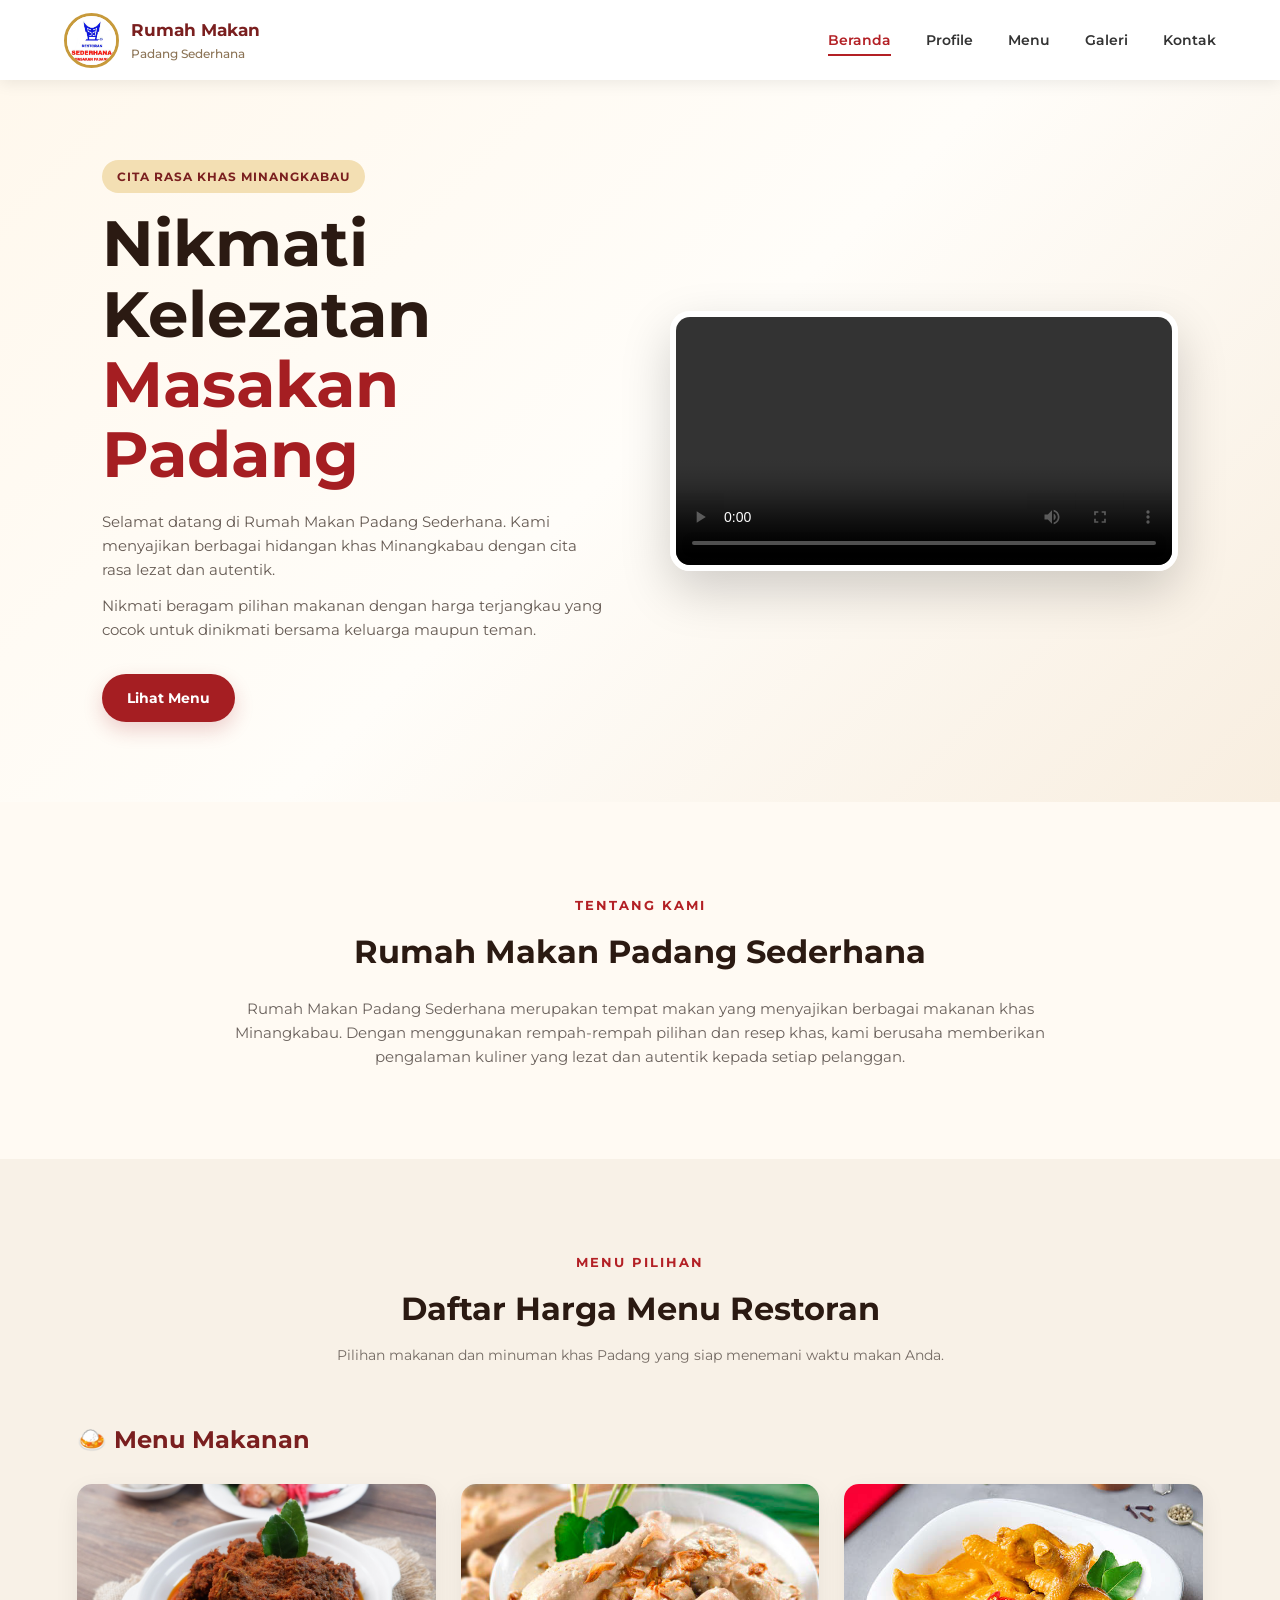
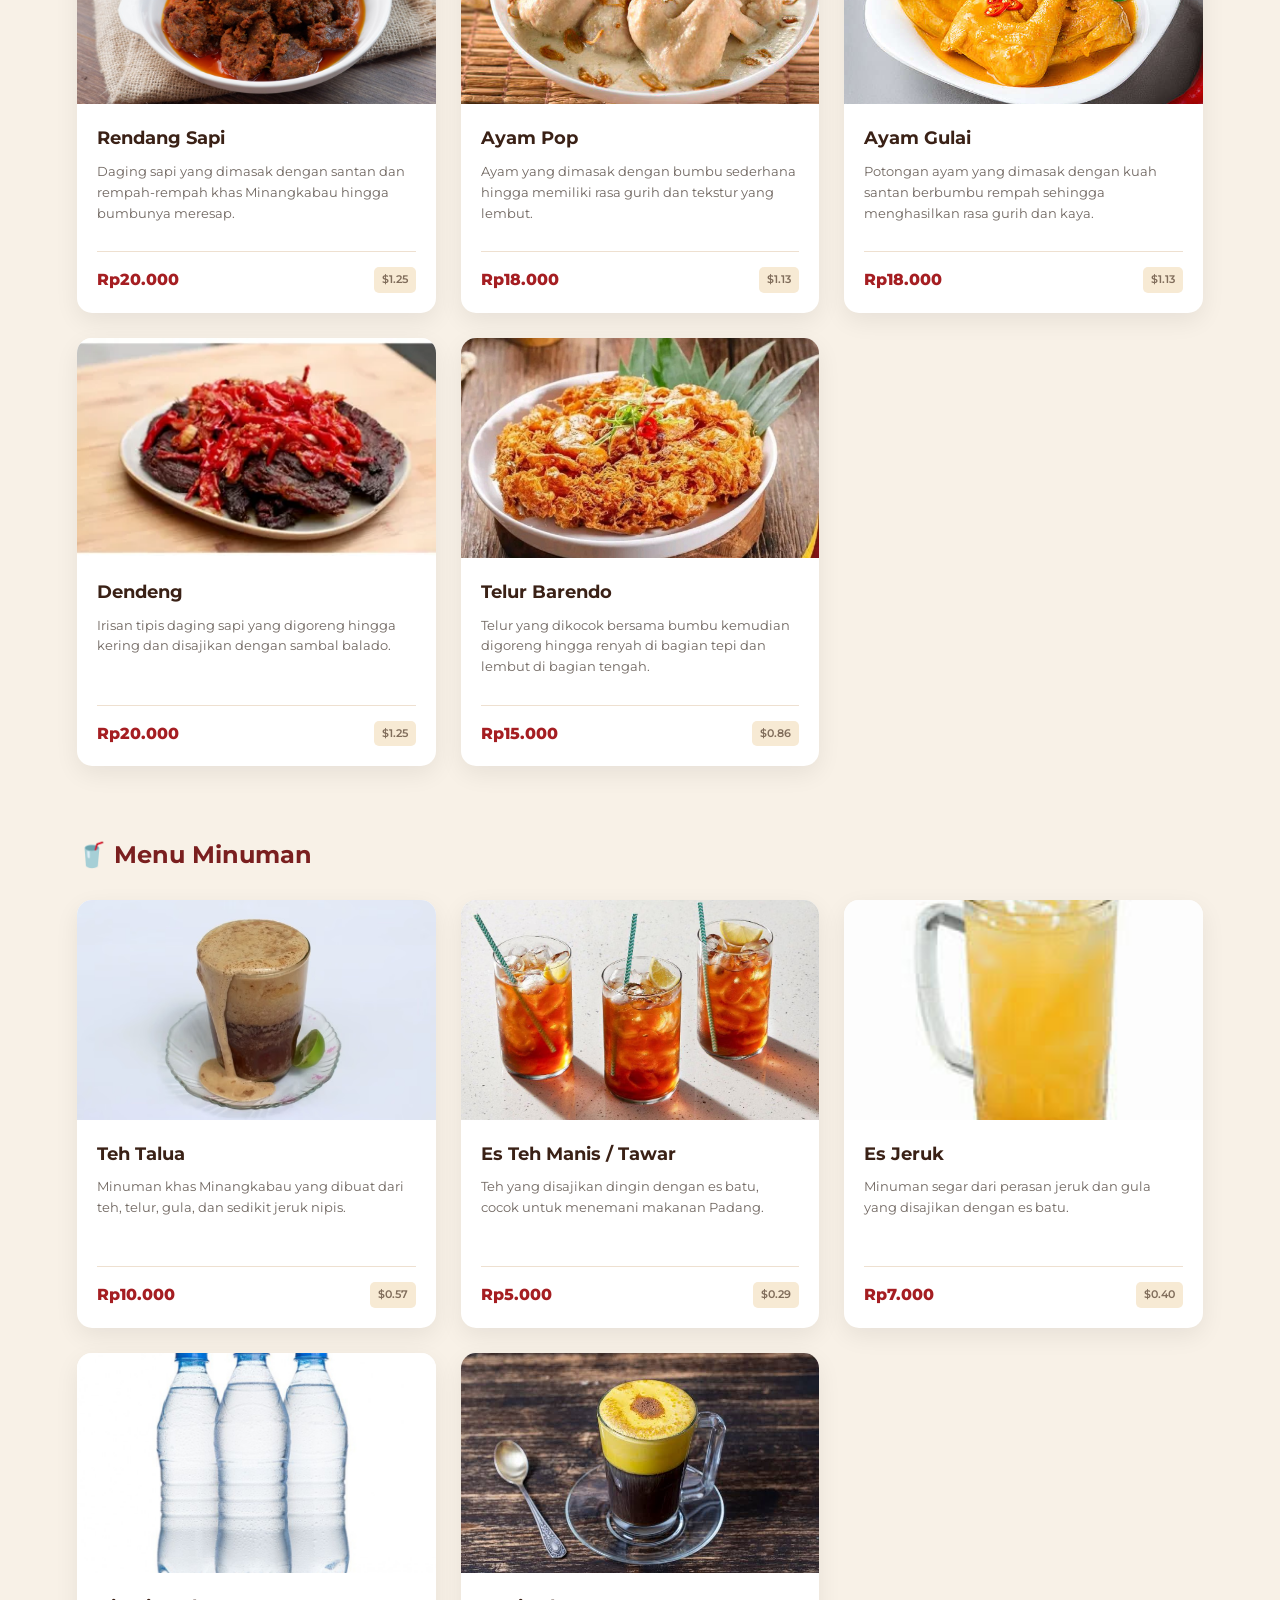
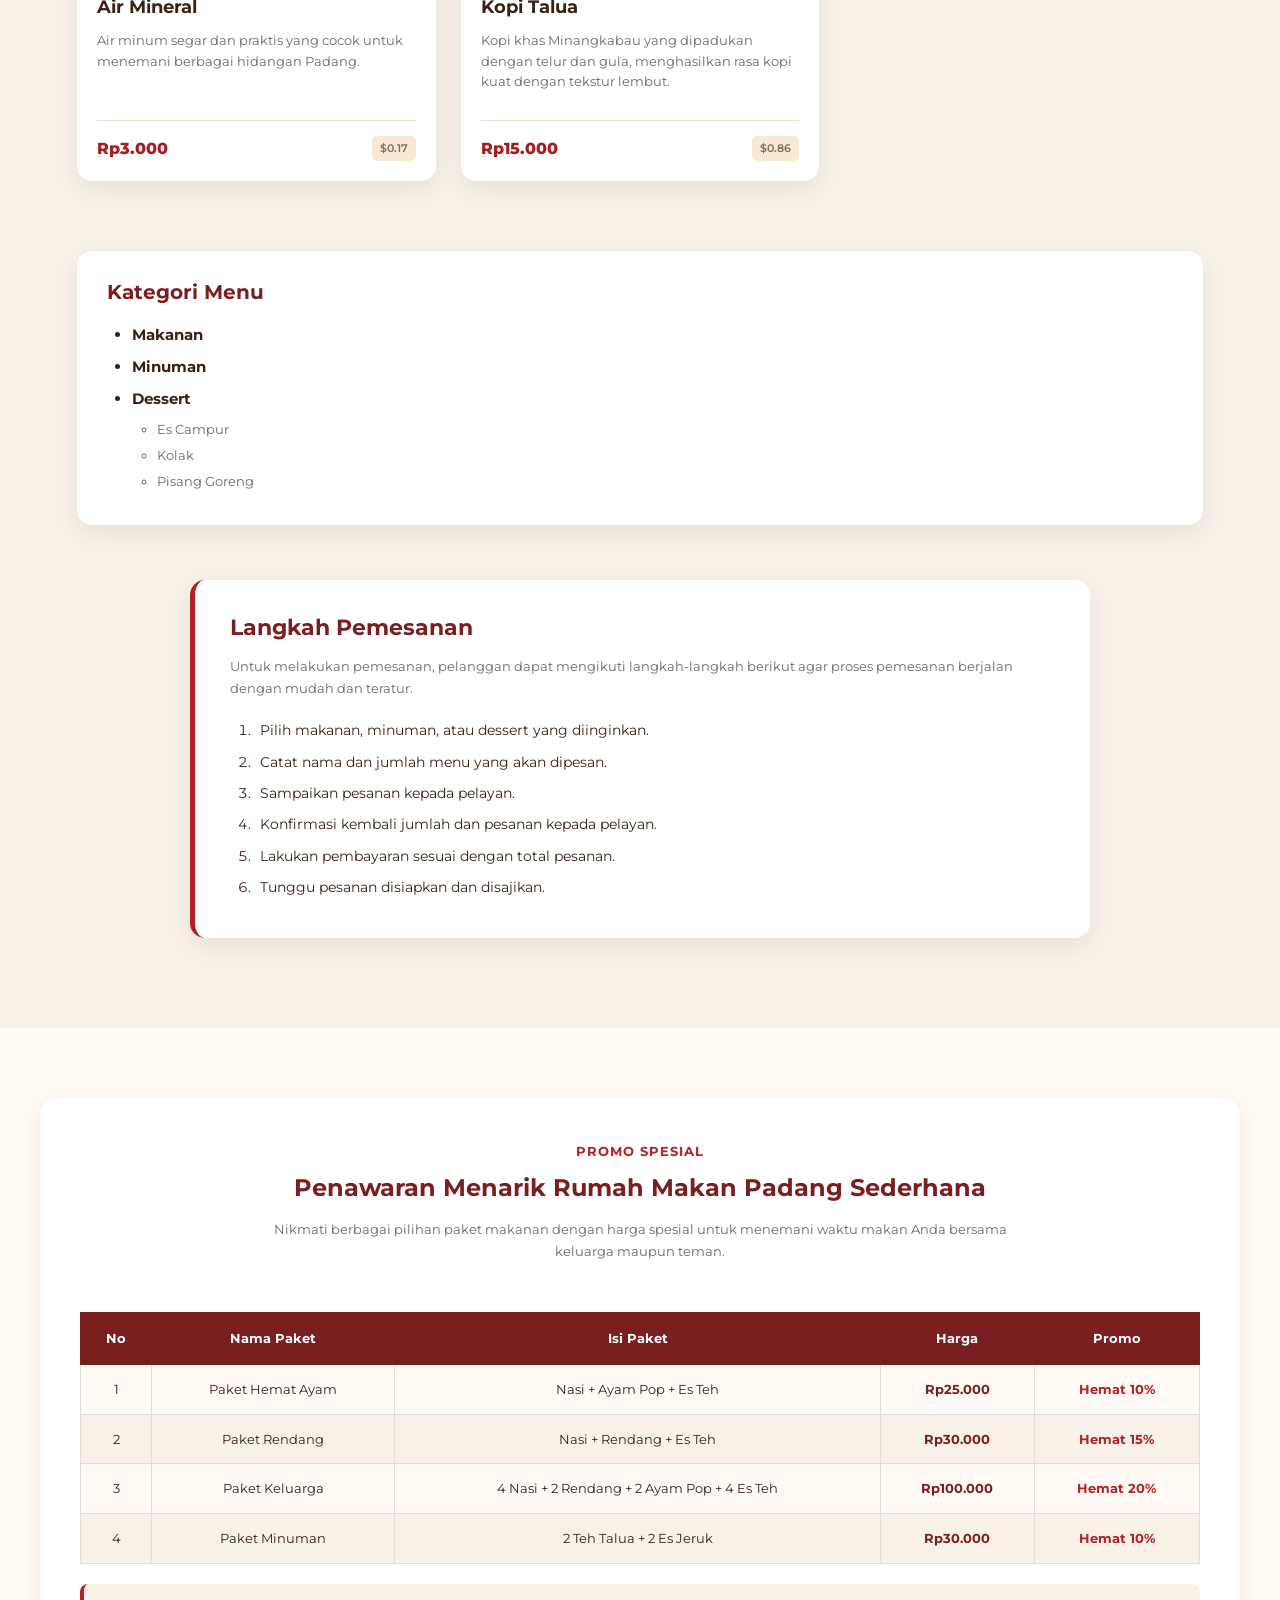
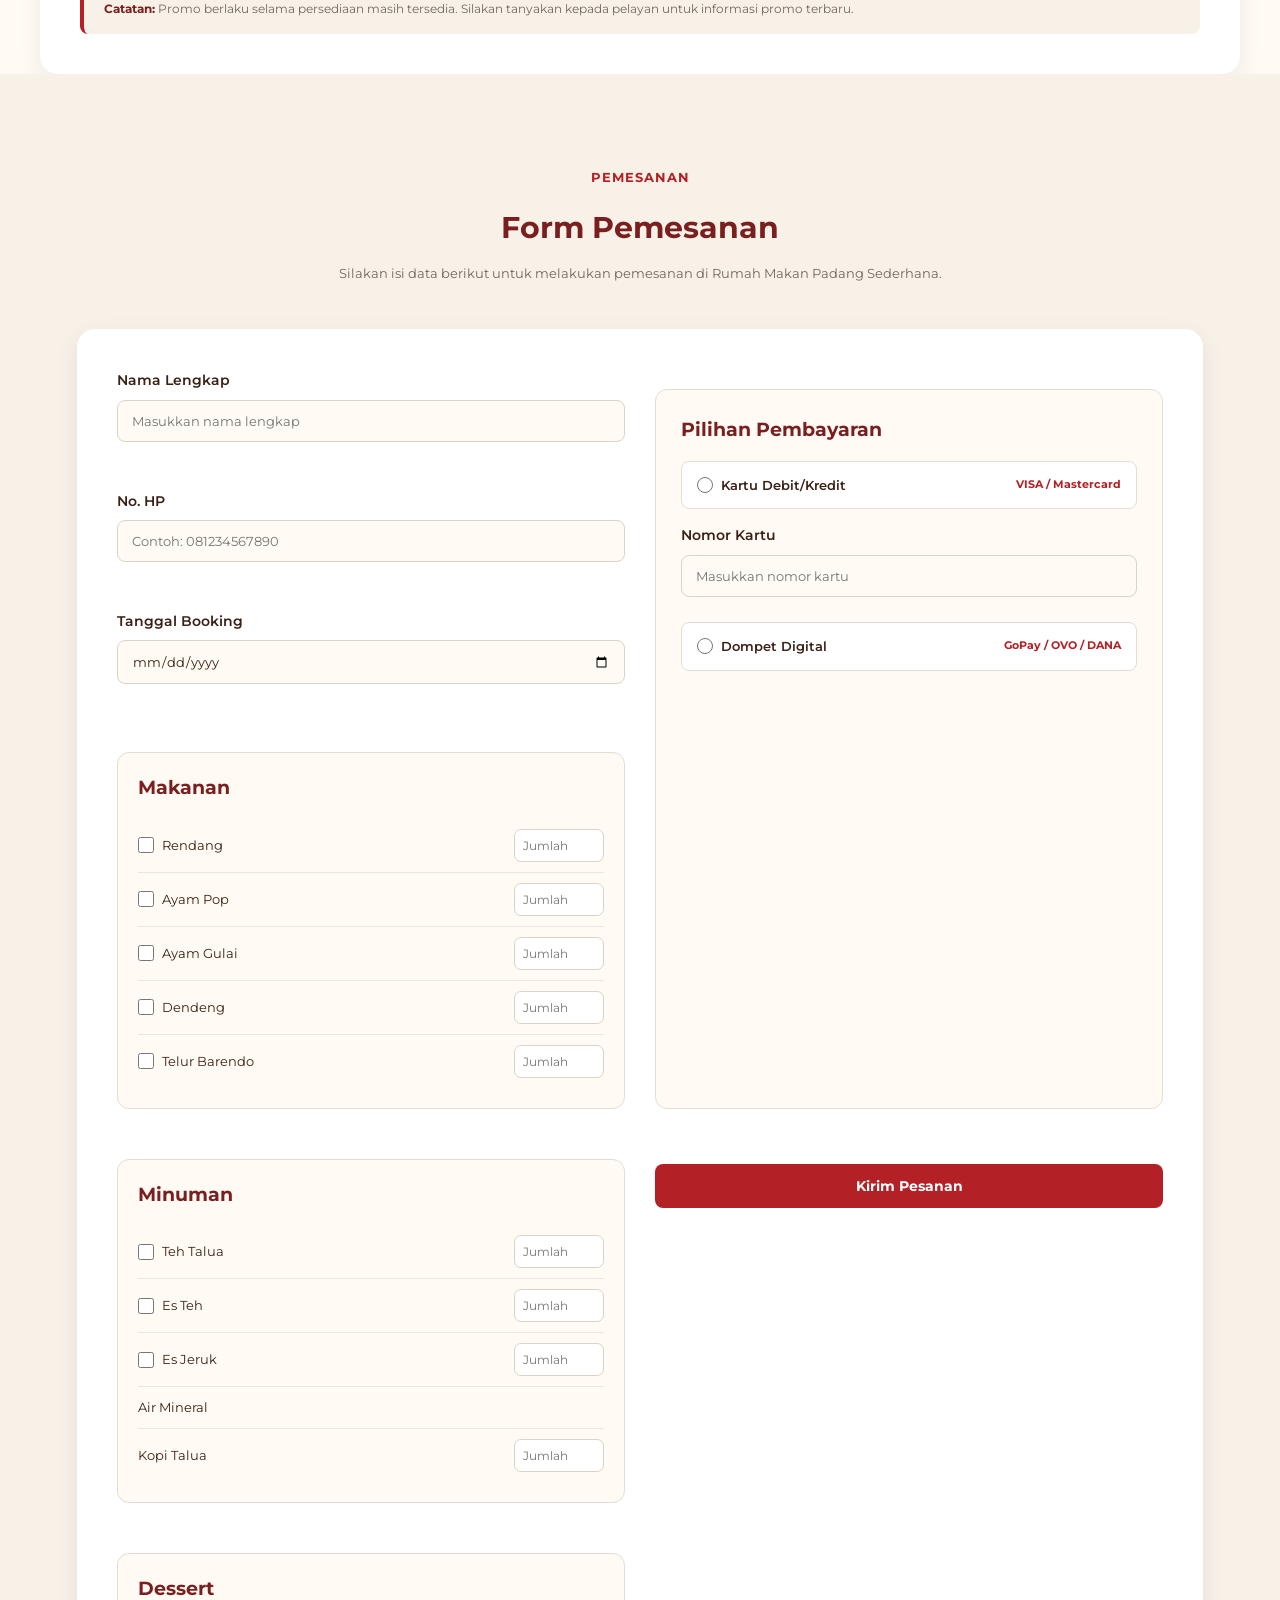
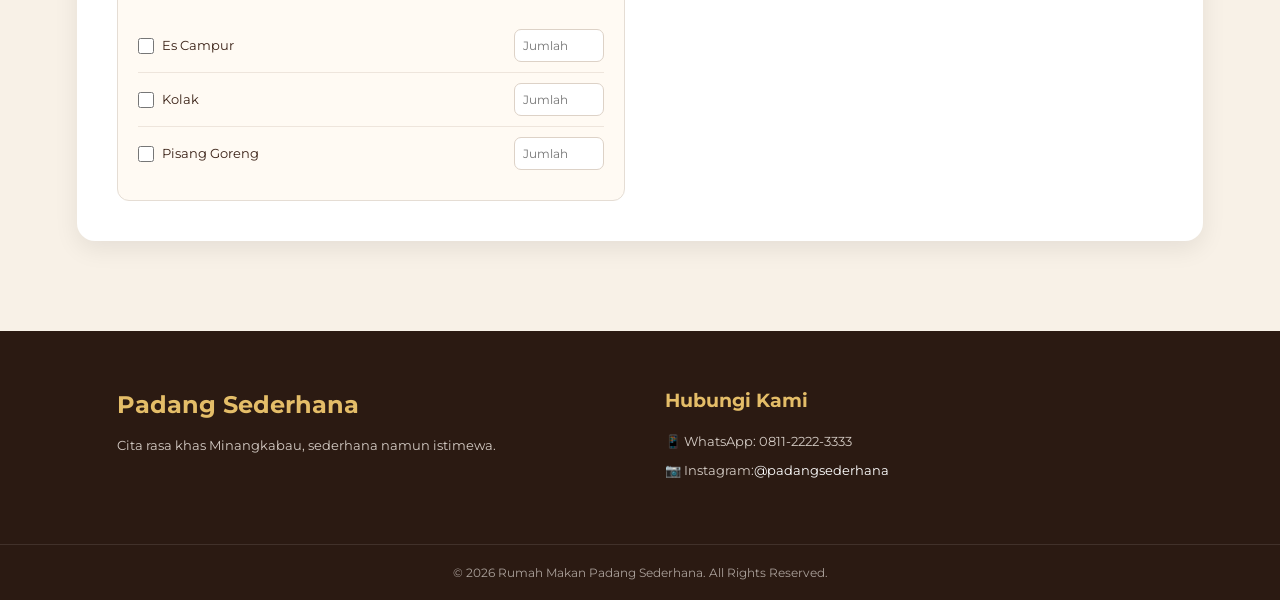
<file: index.html>
<!DOCTYPE html>
<html lang="id">
<head> 
    <meta charset="UTF-8">
    <meta name="viewport" content="width=device-width, initial-scale=1.0">

    <title>Rumah Makan Padang Sederhana</title>

    <link rel="shortcut icon" href="images/logo.jfif">
    <link rel="stylesheet" href="css/style.css">

    <!-- Google Font -->
    <link rel="preconnect" href="https://fonts.googleapis.com">
    <link rel="preconnect" href="https://fonts.gstatic.com" crossorigin>
    <link href="https://fonts.googleapis.com/css2?family=Montserrat:wght@400;500;600;700;800&display=swap" rel="stylesheet">
</head>
<body>
<!--NAVBAR-->
<header class="header">
    <div class="container navbar-container">
        <!-- LOGO -->
        <div class="brand">
            <img src="images/logo.jfif" class="logo-navbar" alt="Logo Rumah Makan Padang">
            <div class="brand-name">
                <span>Rumah Makan</span>
                <small>Padang Sederhana</small>
            </div>
        </div>
        <!-- NAVIGATION -->
        <nav class="navbar">
            <ul>
                <li><a href="index.html" class="active">Beranda</a></li>
                <li><a href="profile.html">Profile</a></li>
                <li><a href="menu.html">Menu</a></li>
                <li><a href="galeri.html">Galeri</a></li>
                <li><a href="kontak.html">Kontak</a></li>
            </ul>
        </nav>
    </div>
</header>
<!--MAIN-->
<main>
    <!--HERO-->
    <section class="hero" id="beranda">
        <div class="hero-content">
            <span class="hero-label">Cita Rasa Khas Minangkabau</span>
            <h1>Nikmati Kelezatan<span>Masakan Padang</span></h1>
            <p>
                Selamat datang di Rumah Makan Padang Sederhana.
                Kami menyajikan berbagai hidangan khas Minangkabau
                dengan cita rasa lezat dan autentik.
            </p>
            <p>
                Nikmati beragam pilihan makanan dengan harga terjangkau
                yang cocok untuk dinikmati bersama keluarga maupun teman.
            </p>
            <a href="menu.html" class="btn-menu">Lihat Menu</a>
        </div>
        <!-- VIDEO -->
        <div class="hero-video">
            <video controls>
                <source src="video/Rendang-cinematic.mp4" type="video/mp4">
                Browser Anda tidak mendukung pemutar video.
            </video>
        </div>
    </section>
    <!--PROFILE-->
    <section class="profile-section" id="profile">
        <div class="section-title">
            <span>Tentang Kami</span>
            <h2>Rumah Makan Padang Sederhana</h2>
        </div>
        <p class="profile-text">
            Rumah Makan Padang Sederhana merupakan tempat makan yang
            menyajikan berbagai makanan khas Minangkabau. Dengan
            menggunakan rempah-rempah pilihan dan resep khas,
            kami berusaha memberikan pengalaman kuliner yang
            lezat dan autentik kepada setiap pelanggan.
        </p>
    </section>
    <!--MENU-->
    <section class="menu-section" id="menu">
        <!-- JUDUL DAN PENJELASAN -->
        <div class="section-title">
            <span>Menu Pilihan</span>
            <h2>Daftar Harga Menu Restoran</h2>
            <p>
                Pilihan makanan dan minuman khas Padang
                yang siap menemani waktu makan Anda.
            </p>
        </div>
        <!--MENU MAKANAN-->
        <div class="menu-category">
            <h3>🍛 Menu Makanan</h3>
            <div class="menu-grid">
                <!-- MAKANAN 1 -->
                <article class="menu-card">
                    <img src="images/rendang.jpg"alt="Rendang Sapi">
                    <div class="menu-info">
                        <h4>Rendang Sapi</h4>
                        <p>
                            Daging sapi yang dimasak dengan santan
                            dan rempah-rempah khas Minangkabau
                            hingga bumbunya meresap.
                        </p>
                        <div class="price">Rp20.000<span>$1.25</span>
                        </div>
                    </div>
                </article>
                <!-- MAKANAN 2 -->
                <article class="menu-card">
                    <img src="images/ayam-pop.jpg"alt="Ayam Pop">
                    <div class="menu-info">
                        <h4>Ayam Pop</h4>
                        <p>
                            Ayam yang dimasak dengan bumbu sederhana
                            hingga memiliki rasa gurih dan tekstur
                            yang lembut.
                        </p>
                        <div class="price">Rp18.000<span>$1.13</span>
                        </div>
                    </div>
                </article>
                <!-- MAKANAN 3 -->
                <article class="menu-card">
                    <img src="images/ayam-gulai.jpg"alt="Ayam Gulai">
                    <div class="menu-info">
                        <h4>Ayam Gulai</h4>
                        <p>
                            Potongan ayam yang dimasak dengan kuah
                            santan berbumbu rempah sehingga menghasilkan
                            rasa gurih dan kaya.
                        </p>
                        <div class="price">Rp18.000<span>$1.13</span>
                        </div>
                    </div>
                </article>
                <!-- MAKANAN 4 -->
                <article class="menu-card">
                    <img src="images/dendeng.webp"alt="Dendeng">
                    <div class="menu-info">
                        <h4>Dendeng</h4>
                        <p>
                            Irisan tipis daging sapi yang digoreng
                            hingga kering dan disajikan dengan
                            sambal balado.
                        </p>
                        <div class="price">Rp20.000<span>$1.25</span>
                        </div>
                    </div>
                </article>
                <!-- MAKANAN 5 -->
                <article class="menu-card">
                    <img src="images/telur-barendo.jpg"alt="Telur Barendo">
                    <div class="menu-info">
                        <h4>Telur Barendo</h4>
                        <p>
                            Telur yang dikocok bersama bumbu kemudian
                            digoreng hingga renyah di bagian tepi
                            dan lembut di bagian tengah.
                        </p>
                        <div class="price">Rp15.000<span>$0.86</span>
                        </div>
                    </div>
                </article>
            </div>
        </div>
        <!--MENU MINUMAN-->
        <div class="menu-category">
            <h3>🥤 Menu Minuman</h3>
            <div class="menu-grid">
                <!-- MINUMAN 1 -->
                <article class="menu-card">
                    <img src="images/teh-talua.avif"alt="Teh Talua">
                    <div class="menu-info">
                        <h4>Teh Talua</h4>
                        <p>
                            Minuman khas Minangkabau yang dibuat
                            dari teh, telur, gula, dan sedikit
                            jeruk nipis.
                        </p>
                        <div class="price">Rp10.000<span>$0.57</span>
                        </div>
                    </div>
                </article>
                <!-- MINUMAN 2 -->
                <article class="menu-card">
                    <img src="images/es-teh.avif"alt="Es Teh">
                    <div class="menu-info">
                        <h4>Es Teh Manis / Tawar</h4>
                        <p>
                            Teh yang disajikan dingin dengan es batu,
                            cocok untuk menemani makanan Padang.
                        </p>
                        <div class="price">Rp5.000<span>$0.29</span>
                        </div>
                    </div>
                </article>
                <!-- MINUMAN 3 -->
                <article class="menu-card">
                    <img src="images/es-jeruk.jpg"alt="Es Jeruk">
                    <div class="menu-info">
                        <h4>Es Jeruk</h4>
                        <p>
                            Minuman segar dari perasan jeruk dan
                            gula yang disajikan dengan es batu.
                        </p>
                        <div class="price">Rp7.000<span>$0.40</span>
                        </div>
                    </div>
                </article>
                <!-- MINUMAN 4 -->
                <article class="menu-card">
                    <img src="images/air-mineral.jpg"alt="Air Mineral">
                    <div class="menu-info">
                        <h4>Air Mineral</h4>
                        <p>
                            Air minum segar dan praktis yang cocok
                            untuk menemani berbagai hidangan Padang.
                        </p>
                        <div class="price">Rp3.000<span>$0.17</span>
                        </div>
                    </div>
                </article>
                <!-- MINUMAN 5 -->
                <article class="menu-card">
                    <img src="images/kopi-talua.jfif"alt="Kopi Talua">
                    <div class="menu-info">
                        <h4>Kopi Talua</h4>
                        <p>
                            Kopi khas Minangkabau yang dipadukan
                            dengan telur dan gula, menghasilkan rasa
                            kopi kuat dengan tekstur lembut.
                        </p>
                        <div class="price">Rp15.000<span>$0.86</span>
                        </div>
                    </div>
                </article>
            </div>
        </div>
        <!--NESTED LIST KATEGORI MENU-->
        <div class="menu-list-info">
            <h3>Kategori Menu</h3>
            <ul>
                <!-- MAKANAN -->
                <li>Makanan</li>
                <!-- MINUMAN -->
                <li>Minuman</li>
                <!-- DESSERT + NESTED LIST -->
                <li>
                    Dessert
                    <ul>
                        <li>Es Campur</li>
                        <li>Kolak</li>
                        <li>Pisang Goreng</li>
                    </ul>
                </li>
            </ul>
        </div>
        <!--ORDERED LIST - LANGKAH PEMESANAN-->
        <div class="order-info">
            <h3>Langkah Pemesanan</h3>
            <p>
                Untuk melakukan pemesanan, pelanggan dapat mengikuti
                langkah-langkah berikut agar proses pemesanan berjalan
                dengan mudah dan teratur.
            </p>
            <ol>
                <li>Pilih makanan, minuman, atau dessert yang diinginkan.</li>
                <li>Catat nama dan jumlah menu yang akan dipesan.</li>
                <li>Sampaikan pesanan kepada pelayan.</li>
                <li>Konfirmasi kembali jumlah dan pesanan kepada pelayan.</li>
                <li>Lakukan pembayaran sesuai dengan total pesanan.</li>
                <li>Tunggu pesanan disiapkan dan disajikan.</li>
            </ol>
        </div>
    </section>
<!--PROMO RESTORAN-->
<div class="promo-section"> 
    <div class="promo-title">
        <span>Promo Spesial</span>
        <h3>Penawaran Menarik Rumah Makan Padang Sederhana</h3>
        <p>
            Nikmati berbagai pilihan paket makanan dengan harga
            spesial untuk menemani waktu makan Anda bersama keluarga
            maupun teman.
        </p>
    </div>
    <!-- TABEL PROMO -->
    <div class="promo-table-wrapper">
        <table class="promo-table">
            <thead>
                <tr>
                    <th>No</th>
                    <th>Nama Paket</th>
                    <th>Isi Paket</th>
                    <th>Harga</th>
                    <th>Promo</th>
                </tr>
            </thead>
            <tbody>
                <tr>
                    <td>1</td>
                    <td>Paket Hemat Ayam</td>
                    <td>Nasi + Ayam Pop + Es Teh</td>
                    <td>Rp25.000</td>
                    <td>Hemat 10%</td>
                </tr>
                <tr>
                    <td>2</td>
                    <td>Paket Rendang</td>
                    <td>Nasi + Rendang + Es Teh</td>
                    <td>Rp30.000</td>
                    <td>Hemat 15%</td>
                </tr>
                <tr>
                    <td>3</td>
                    <td>Paket Keluarga</td>
                    <td>
                        4 Nasi + 2 Rendang + 2 Ayam Pop
                        + 4 Es Teh
                    </td>
                    <td>Rp100.000</td>
                    <td>Hemat 20%</td>
                </tr>
                <tr>
                    <td>4</td>
                    <td>Paket Minuman</td>
                    <td>2 Teh Talua + 2 Es Jeruk</td>
                    <td>Rp30.000</td>
                    <td>Hemat 10%</td>
                </tr>
            </tbody>
        </table>
    </div>
    <!-- INFORMASI PROMO -->
    <div class="promo-note">
        <strong>Catatan:</strong>
        Promo berlaku selama persediaan masih tersedia.
        Silakan tanyakan kepada pelayan untuk informasi promo
        terbaru.
    </div>
</div>
<!-- ===== FORM PEMESANAN ===== -->
<section class="booking-section" id="pemesanan">
    <div class="section-title">
        <span>Pemesanan</span>
        <h2>Form Pemesanan</h2>
        <p>
            Silakan isi data berikut untuk melakukan pemesanan
            di Rumah Makan Padang Sederhana.
        </p>
    </div>
    <form class="booking-form">
        <!-- DATA PELANGGAN -->
        <div class="form-group">
            <label for="nama">Nama Lengkap</label>
            <input type="text" id="nama"name="nama" placeholder="Masukkan nama lengkap" required>
        </div>
        <div class="form-group">
            <label for="nohp">No. HP</label>
            <input type="text" id="nohp" name="nohp" placeholder="Contoh: 081234567890" required>
        </div>
        <div class="form-group">
            <label for="tanggal">Tanggal Booking</label>
            <input type="date" id="tanggal" name="tanggal"required>
        </div>

        <!-- PILIHAN MAKANAN -->
        <div class="form-menu">
            <h3>Makanan</h3>
            <div class="menu-option">
                <label>
                    <input type="checkbox" name="makanan" value="Rendang">Rendang
                </label>
                <input type="number" name="jumlah_rendang" min="1" placeholder="Jumlah">
            </div>
            <div class="menu-option">
                <label>
                    <input type="checkbox" name="makanan" value="Ayam Pop">Ayam Pop
                </label>
                <input type="number" name="jumlah_ayam_pop" min="1"placeholder="Jumlah">
            </div>
            <div class="menu-option">
                <label>
                    <input type="checkbox"name="makanan"value="Ayam Gulai">Ayam Gulai
                </label>
                <input type="number" name="jumlah_ayam_gulai"min="1" placeholder="Jumlah">
            </div>
            <div class="menu-option">
                <label>
                    <input type="checkbox"name="makanan"value="Dendeng">Dendeng
                </label>
                <input type="number" name="jumlah_dendeng"min="1" placeholder="Jumlah">
            </div>
            <div class="menu-option">
                <label>
                    <input type="checkbox" name="makanan" value="Telur Barendo">Telur Barendo
                </label>
                <input type="number"name="jumlah_telur_barendo" min="1" placeholder="Jumlah">
            </div>
        </div>

        <!-- PILIHAN MINUMAN -->
        <div class="form-menu">
            <h3>Minuman</h3>
            <div class="menu-option">
                <label>
                    <input type="checkbox"name="minuman" value="Teh Talua">Teh Talua
                </label>
                <input type="number" name="jumlah_teh_talua"min="1" placeholder="Jumlah">
            </div>
            <div class="menu-option">
                <label>
                    <input type="checkbox" name="minuman" value="Es Teh">Es Teh
                </label>
                <input type="number" name="jumlah_es_teh" min="1" placeholder="Jumlah">
            </div>
            <div class="menu-option">
                <label>
                    <input type="checkbox"name="minuman" value="Es Jeruk">Es Jeruk
                </label>
                <input type="number" name="jumlah_es_jeruk" min="1" placeholder="Jumlah">
            </div>
            <div class="menu-option">
                <label>
                    <inputtype="checkbox" name="minuman" value="Air Mineral">Air Mineral
                </label>
                <inputtype="number"name="jumlah_air_mineral"min="1" placeholder="Jumlah">
            </div>
            <div class="menu-option">
                <label>
                    <inputtype="checkbox" name="minuman" value="Kopi Talua">Kopi Talua
                </label>
                <input
                    type="number" name=" jumlah_kopi_talua"min="1" placeholder="Jumlah">
            </div>
        </div>

        <!-- PILIHAN DESSERT -->
        <div class="form-menu">
            <h3>Dessert</h3>
            <div class="menu-option">
                <label>
                    <input type="checkbox" name="dessert" value="Es Campur">Es Campur
                </label>
                <input type="number" name="jumlah_es_campur" min="1" placeholder="Jumlah">
            </div>
            <div class="menu-option">
                <label>
                    <input type="checkbox" name="dessert" value="Kolak">Kolak
                </label>
                <input type="number" name="jumlah_kolak"min="1" placeholder="Jumlah">
            </div>
            <div class="menu-option">
                <label>
                    <input
                        type="checkbox"name="dessert"value="Pisang Goreng">Pisang Goreng
                </label>
                <input type="number" name="jumlah_pisang_goreng" min="1" placeholder="Jumlah">
            </div>
        </div>
        <!-- PILIHAN PEMBAYARAN -->
        <div class="payment-section">
            <h3>Pilihan Pembayaran</h3>
            <div class="payment-option">
                <label>
                    <input type="radio" name="pembayaran" value="Kartu Debit/Kredit" required>
                    Kartu Debit/Kredit
                </label>
                <span>VISA / Mastercard</span>
            </div>
            <div class="card-number">
                <label for="nomor-kartu">Nomor Kartu</label>
                <input type="text" id="nomor-kartu" name="nomor_kartu" placeholder="Masukkan nomor kartu">
            </div>
            <div class="payment-option">
                <label>
                    <input type="radio" name="pembayaran" value="Dompet Digital">Dompet Digital
                </label>
                <span>GoPay / OVO / DANA</span>
            </div>
        </div>
        <!-- BUTTON SUBMIT -->
        <div class="form-submit">
            <button type="submit">Kirim Pesanan</button>
        </div>
    </form>
</section>
</main>
<!-- ================= FOOTER ================= -->
<footer class="footer" id="kontak">
    <div class="container-footer">
        <div class="footer-brand">
            <h2>Padang Sederhana</h2>
            <p>Cita rasa khas Minangkabau, sederhana namun istimewa.</p>
        </div>
        <div class="footer-contact">
            <h3>Hubungi Kami</h3>
            <p>📱 WhatsApp: 0811-2222-3333</p>
            <p>📷 Instagram:<a href="#">@padangsederhana</a></p>
        </div>
    </div>
    <div class="copyright">
        <p>© 2026 Rumah Makan Padang Sederhana. All Rights Reserved.</p>
    </div>
</footer>
</body>
</html>
</file>
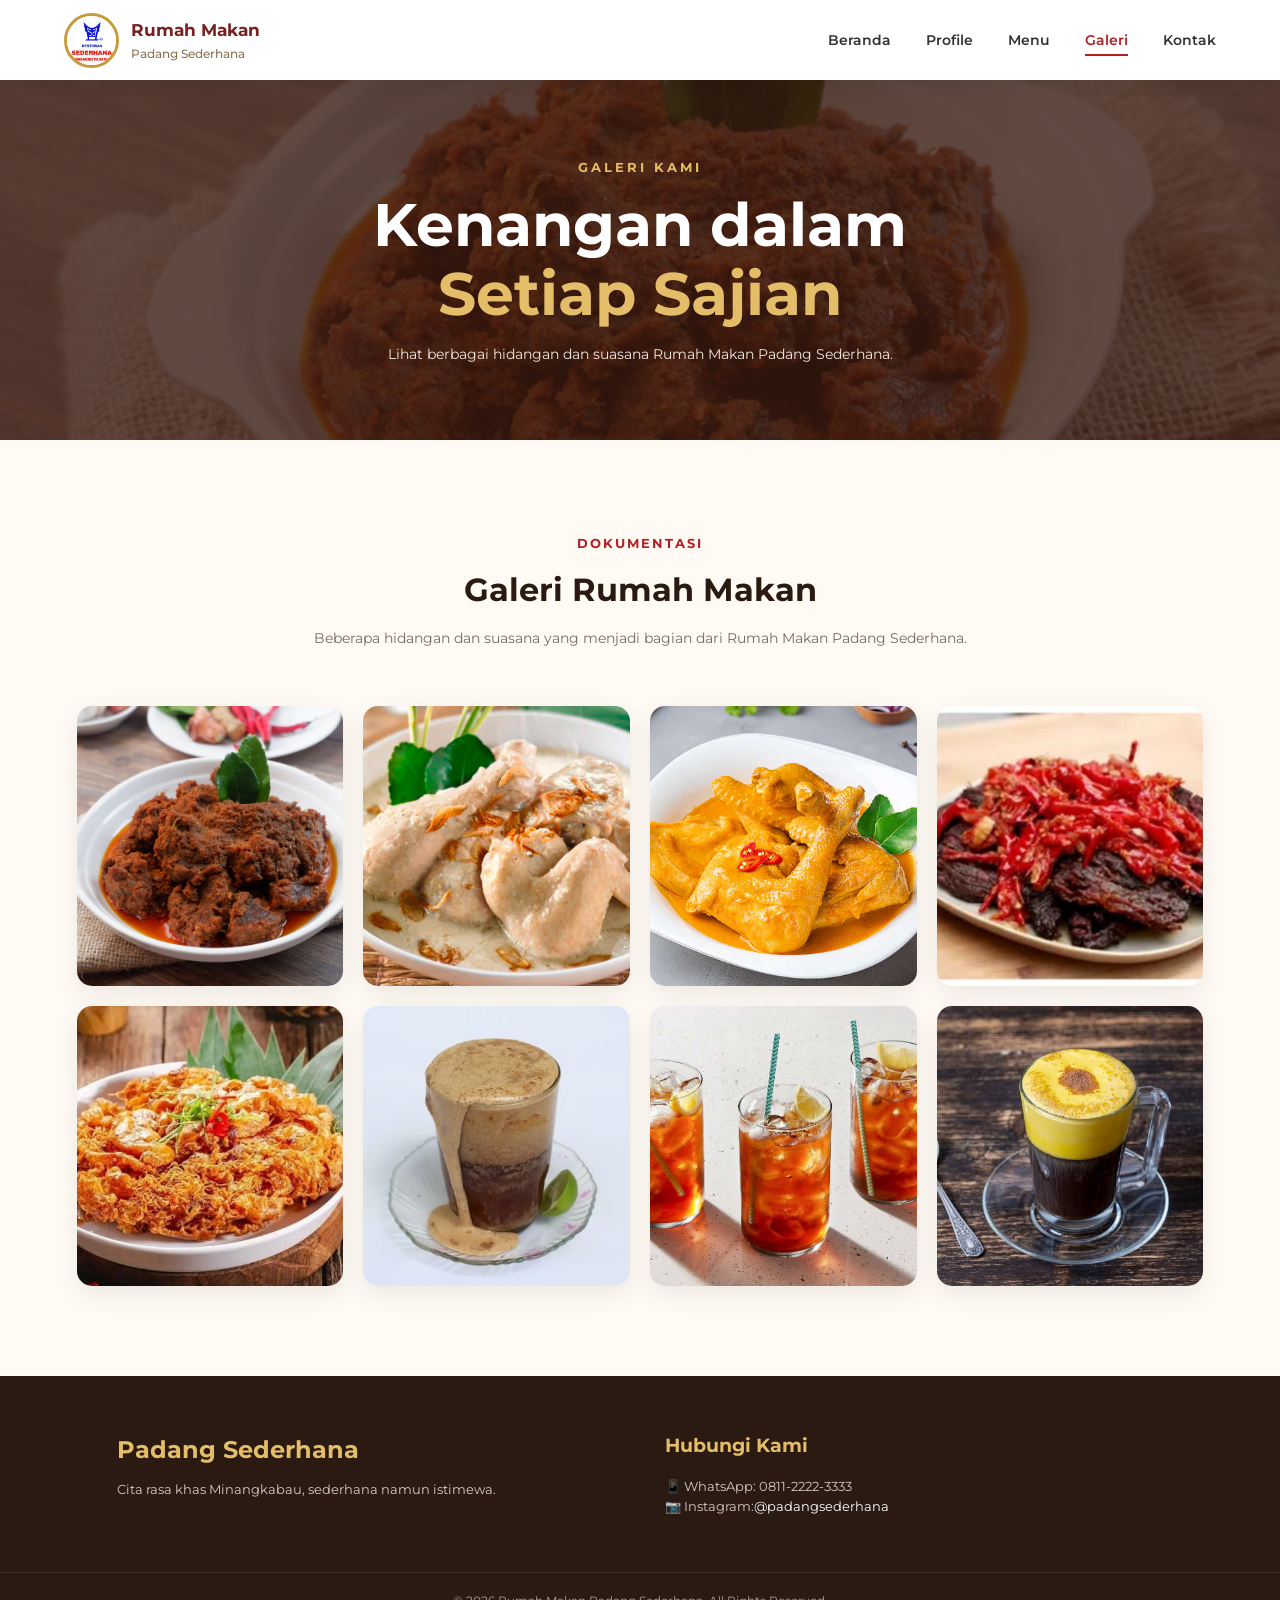
<file: galeri.html>
<!DOCTYPE html>
<html lang="id">
<head>
    <meta charset="UTF-8">
    <meta name="viewport" content="width=device-width, initial-scale=1.0">
    <title>Galeri - Rumah Makan Padang Sederhana</title>
    <link rel="shortcut icon" href="images/logo.jfif">

    <link rel="stylesheet" href="css/galeri.css">

    <!-- GOOGLE FONT -->
    <link rel="preconnect" href="https://fonts.googleapis.com">
    <link rel="preconnect"href="https://fonts.gstatic.com"crossorigin>
    <link href="https://fonts.googleapis.com/css2?family=Montserrat:wght@400;500;600;700;800&display=swap"rel="stylesheet">
</head>
<body>
<!--NAVBAR-->
<header class="header">
    <div class="container navbar-container">
        <!-- BRAND -->
        <div class="brand">
            <img src="images/logo.jfif" class="logo-navbar" alt="Logo Rumah Makan Padang">
            <div class="brand-name">
                <span>Rumah Makan</span>
                <small>Padang Sederhana</small>
            </div>
        </div>
        <!-- NAVIGATION -->
        <nav class="navbar">
            <ul>
                <li><a href="index.html">Beranda</a></li>
                <li><a href="profile.html">Profile</a></li>
                <li><a href="menu.html">Menu</a></li>
                <li><a href="galeri.html" class="active">Galeri</a></li>
                <li><a href="kontak.html">Kontak</a></li>
            </ul>
        </nav>
    </div>
</header>
<!--HERO GALERI-->
<section class="gallery-hero">
    <div class="gallery-hero-content">
        <span>GALERI KAMI</span>
        <h1>
            Kenangan dalam
            <strong>Setiap Sajian</strong>
        </h1>
        <p>
            Lihat berbagai hidangan dan suasana
            Rumah Makan Padang Sederhana.
        </p>
    </div>
</section>
<!--GALERI-->
<main>
    <section class="gallery-section">
        <!-- SECTION TITLE -->
        <div class="section-title">
            <span>Dokumentasi</span>
            <h2>Galeri Rumah Makan</h2>
            <p>
                Beberapa hidangan dan suasana yang
                menjadi bagian dari Rumah Makan
                Padang Sederhana.
            </p>
        </div>
        <!-- GALLERY GRID -->
        <div class="gallery-grid">
            <!-- GALERI 1 -->
            <div class="gallery-item">
                <img src="images/rendang.jpg"alt="Rendang khas Padang">
                <div class="gallery-overlay">
                    <h3>Rendang</h3>
                    <p>Hidangan khas Minangkabau</p>
                </div>
            </div>
            <!-- GALERI 2 -->
            <div class="gallery-item">
                <img src="images/ayam-pop.jpg"alt="Ayam Pop">
                <div class="gallery-overlay">
                    <h3>Ayam Pop</h3>
                    <p>Sajian khas rumah makan Padang</p>
                </div>
            </div>
            <!-- GALERI 3 -->
            <div class="gallery-item">
                <img src="images/ayam-gulai.jpg"alt="Ayam Gulai">
                <div class="gallery-overlay">
                    <h3>Ayam Gulai</h3>
                    <p>Gurih dengan kuah rempah</p>
                </div>
            </div>
            <!-- GALERI 4 -->
            <div class="gallery-item">
                <img src="images/dendeng.webp"alt="Dendeng Balado">
                <div class="gallery-overlay">
                    <h3>Dendeng Balado</h3>
                    <p>Perpaduan gurih dan pedas</p>
                </div>
            </div>
            <!-- GALERI 5 -->
            <div class="gallery-item">
                <img src="images/telur-barendo.jpg"alt="Telur Barendo">
                <div class="gallery-overlay">
                    <h3>Telur Barendo</h3>
                    <p>Renyah dan gurih</p>
                </div>
            </div>
            <!-- GALERI 6 -->
            <div class="gallery-item">
                <img src="images/teh-talua.avif" alt="Teh Talua">
                <div class="gallery-overlay">
                    <h3>Teh Talua</h3>
                    <p>Minuman khas Minangkabau</p>
                </div>
            </div>
            <!-- GALERI 7 -->
            <div class="gallery-item">
                <img src="images/es-teh.avif" alt="Es Teh">
                <div class="gallery-overlay">
                    <h3>Es Teh</h3>
                    <p>Minuman segar pendamping makanan</p>
                </div>
            </div>
            <!-- GALERI 8 -->
            <div class="gallery-item">
                <img src="images/kopi-talua.jfif" alt="Kopi Talua">
                <div class="gallery-overlay">
                    <h3>Kopi Talua</h3>
                    <p>Kopi khas Minangkabau</p>
                </div>
            </div>
        </div>
    </section>
</main>
<!-- ==================================================
     FOOTER
================================================== -->
<footer class="footer">
    <div class="container-footer">
        <div>
            <h2>Padang Sederhana</h2>
            <p>
                Cita rasa khas Minangkabau,
                sederhana namun istimewa.
            </p>
        </div>
        <div>
            <h3>Hubungi Kami</h3>
            <p>📱 WhatsApp: 0811-2222-3333</p>
            <p>📷 Instagram:<a href="#">@padangsederhana</a></p>
        </div>
    </div>
    <div class="copyright">
        <p>© 2026 Rumah Makan Padang Sederhana. All Rights Reserved.</p>
    </div>
</footer>
</body>
</html>
</file>
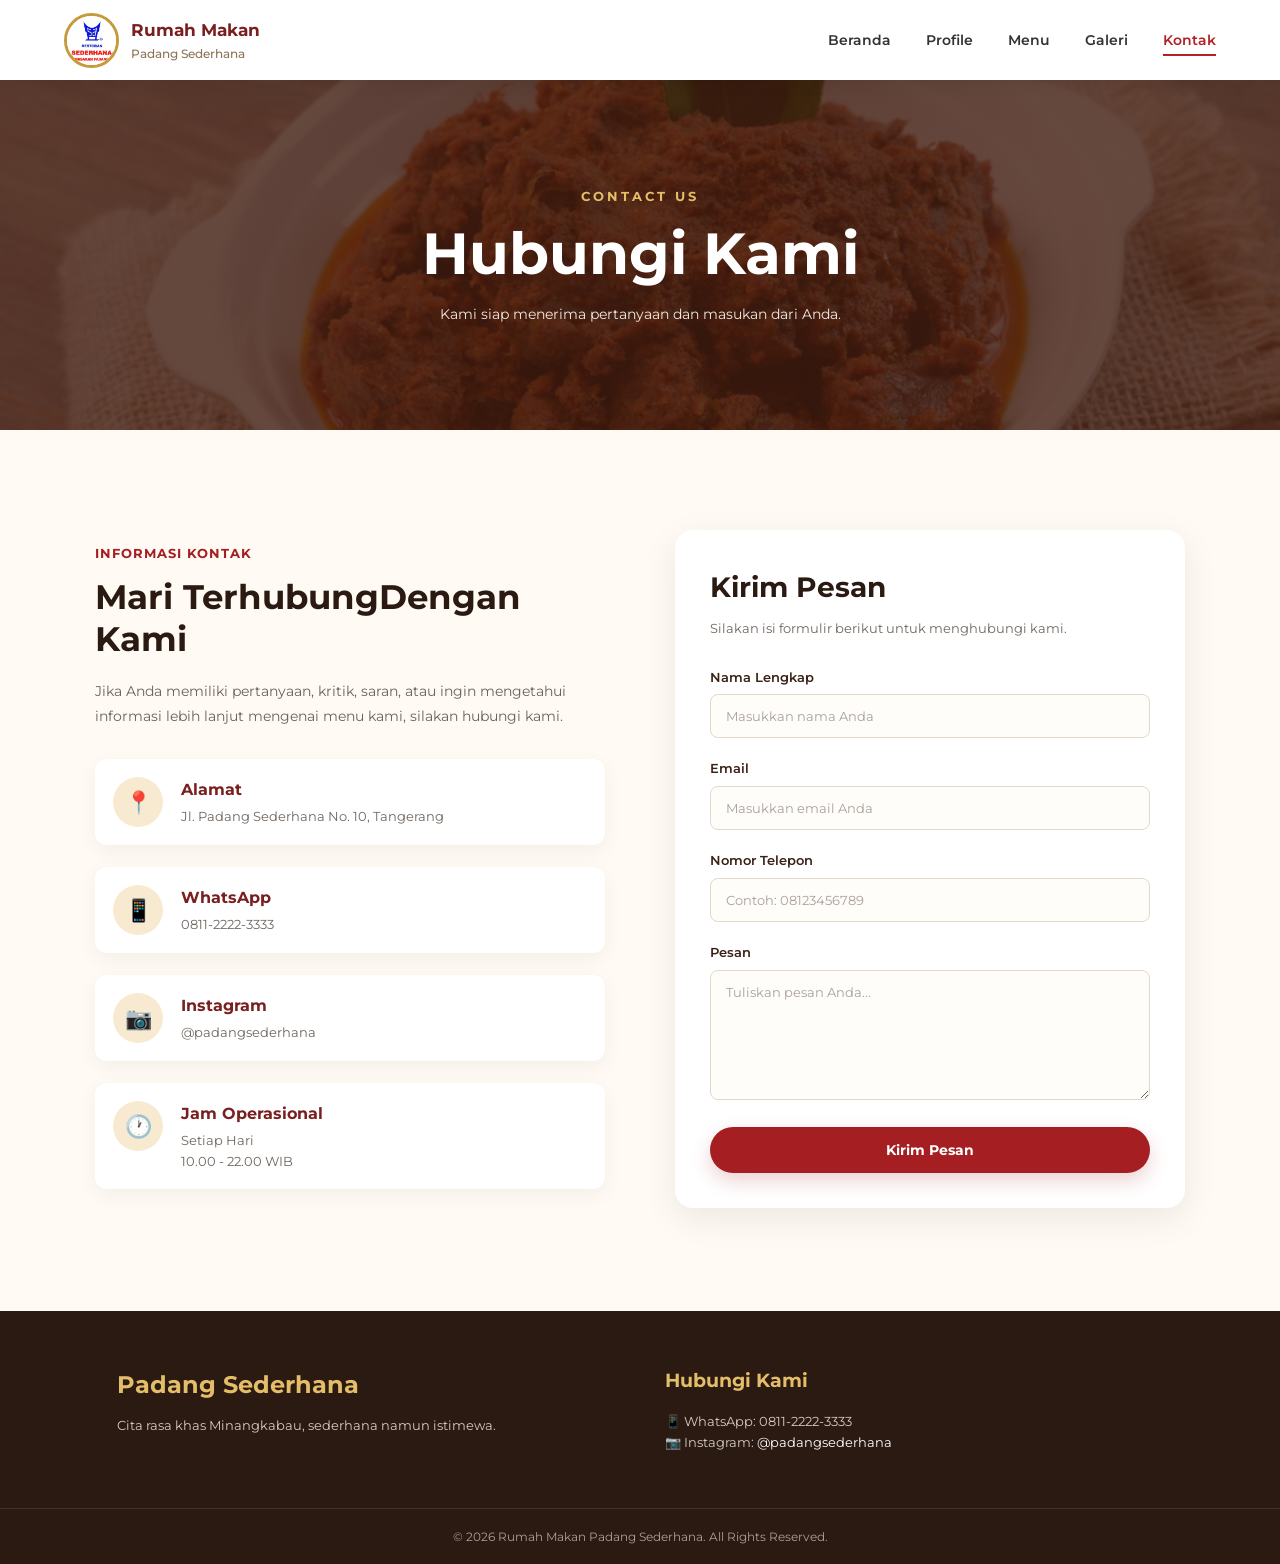
<file: kontak.html>
<!DOCTYPE html>
<html lang="id">
<head>
<meta charset="UTF-8">

<meta name="viewport"content="width=device-width, initial-scale=1.0">
<title>Kontak - Rumah Makan Padang Sederhana</title>

<link rel="shortcut icon"href="images/logo.jfif">
<link rel="stylesheet" href="css/kontak.css">

<link rel="preconnect"href="https://fonts.googleapis.com">
<link rel="preconnect"href="https://fonts.gstatic.com"crossorigin>

<link href="https://fonts.googleapis.com/css2?family=Montserrat:wght@400;500;600;700;800&display=swap"rel="stylesheet">
</head>
<body>
<!-- NAVBAR -->
<header class="header">
    <div class="container navbar-container">
        <div class="brand">
            <img src="images/logo.jfif"class="logo-navbar"alt="Logo Rumah Makan Padang">
            <div class="brand-name">
                <span>Rumah Makan</span>
                <small>Padang Sederhana</small>
            </div>
        </div>
        <nav class="navbar">
            <ul>
                <li><a href="index.html">Beranda</a></li>
                <li><a href="profile.html">Profile</a></li>
                <li><a href="menu.html">Menu</a></li>
                <li><a href="galeri.html">Galeri</a></li>
                <li><a href="kontak.html"class="active">Kontak</a></li>
            </ul>
        </nav>
    </div>
</header>
<!-- PAGE HERO -->
<section class="page-hero">
    <div>
        <span>CONTACT US</span>
        <h1>Hubungi Kami</h1>
        <p>
            Kami siap menerima pertanyaan
            dan masukan dari Anda.
        </p>
    </div>
</section>
<!-- CONTACT -->
<main>
    <section class="contact-section">
        <!-- CONTACT INFO -->
        <div class="contact-info">
            <span class="section-label">Informasi Kontak</span>
            <h2>Mari TerhubungDengan Kami</h2>
            <p>
                Jika Anda memiliki pertanyaan,
                kritik, saran, atau ingin mengetahui
                informasi lebih lanjut mengenai
                menu kami, silakan hubungi kami.
            </p>
            <div class="contact-item">
                <div class="contact-icon">📍</div>
                <div>
                    <h3>Alamat</h3>
                    <p>
                        Jl. Padang Sederhana
                        No. 10, Tangerang
                    </p>
                </div>
            </div>
            <div class="contact-item">
                <div class="contact-icon">📱</div>
                <div>
                    <h3>WhatsApp</h3>
                    <p>0811-2222-3333</p>
                </div>
            </div>
            <div class="contact-item">
                <div class="contact-icon">📷</div>
                <div>
                    <h3>Instagram</h3>
                    <p>@padangsederhana</p>
                </div>
            </div>
            <div class="contact-item">
                <div class="contact-icon">🕐</div>
                <div>
                    <h3>Jam Operasional</h3>
                    <p>
                        Setiap Hari
                        <br>
                        10.00 - 22.00 WIB
                    </p>
                </div>
            </div>
        </div>
        <!-- FORM -->
        <div class="contact-form">
            <h2>Kirim Pesan</h2>
            <p>
                Silakan isi formulir berikut
                untuk menghubungi kami.
            </p>
            <form>
                <div class="form-group">
                    <label for="nama">
                        Nama Lengkap
                    </label>
                    <input
                        type="text"
                        id="nama"
                        name="nama"
                        placeholder="Masukkan nama Anda"
                        required>
                </div>
                <div class="form-group">
                    <label for="email">Email</label>
                    <input
                        type="email"
                        id="email"
                        name="email"
                        placeholder="Masukkan email Anda"
                        required>
                </div>
                <div class="form-group">
                    <label for="telepon">
                        Nomor Telepon
                    </label>
                    <input
                        type="tel"
                        id="telepon"
                        name="telepon"
                        placeholder="Contoh: 08123456789">
                </div>
                <div class="form-group">
                    <label for="pesan">Pesan</label>
                    <textarea
                        id="pesan"
                        name="pesan"
                        rows="5"
                        placeholder="Tuliskan pesan Anda..."
                        required></textarea>
                </div>
                <button type="submit">Kirim Pesan</button>
            </form>
        </div>
    </section>
</main>
<!-- FOOTER -->
<footer class="footer">
    <div class="container-footer">
        <div>
            <h2>
                Padang Sederhana
            </h2>
            <p>
                Cita rasa khas Minangkabau,
                sederhana namun istimewa.
            </p>

        </div>
        <div>
            <h3>
                Hubungi Kami
            </h3>
            <p>
                📱 WhatsApp:
                0811-2222-3333
            </p>
            <p>
                📷 Instagram:
                <a href="#">
                    @padangsederhana
                </a>
            </p>
        </div>
    </div>
    <div class="copyright">
        <p>
            © 2026 Rumah Makan Padang Sederhana.
            All Rights Reserved.
        </p>
    </div>
</footer>
</body>
</html>
</file>
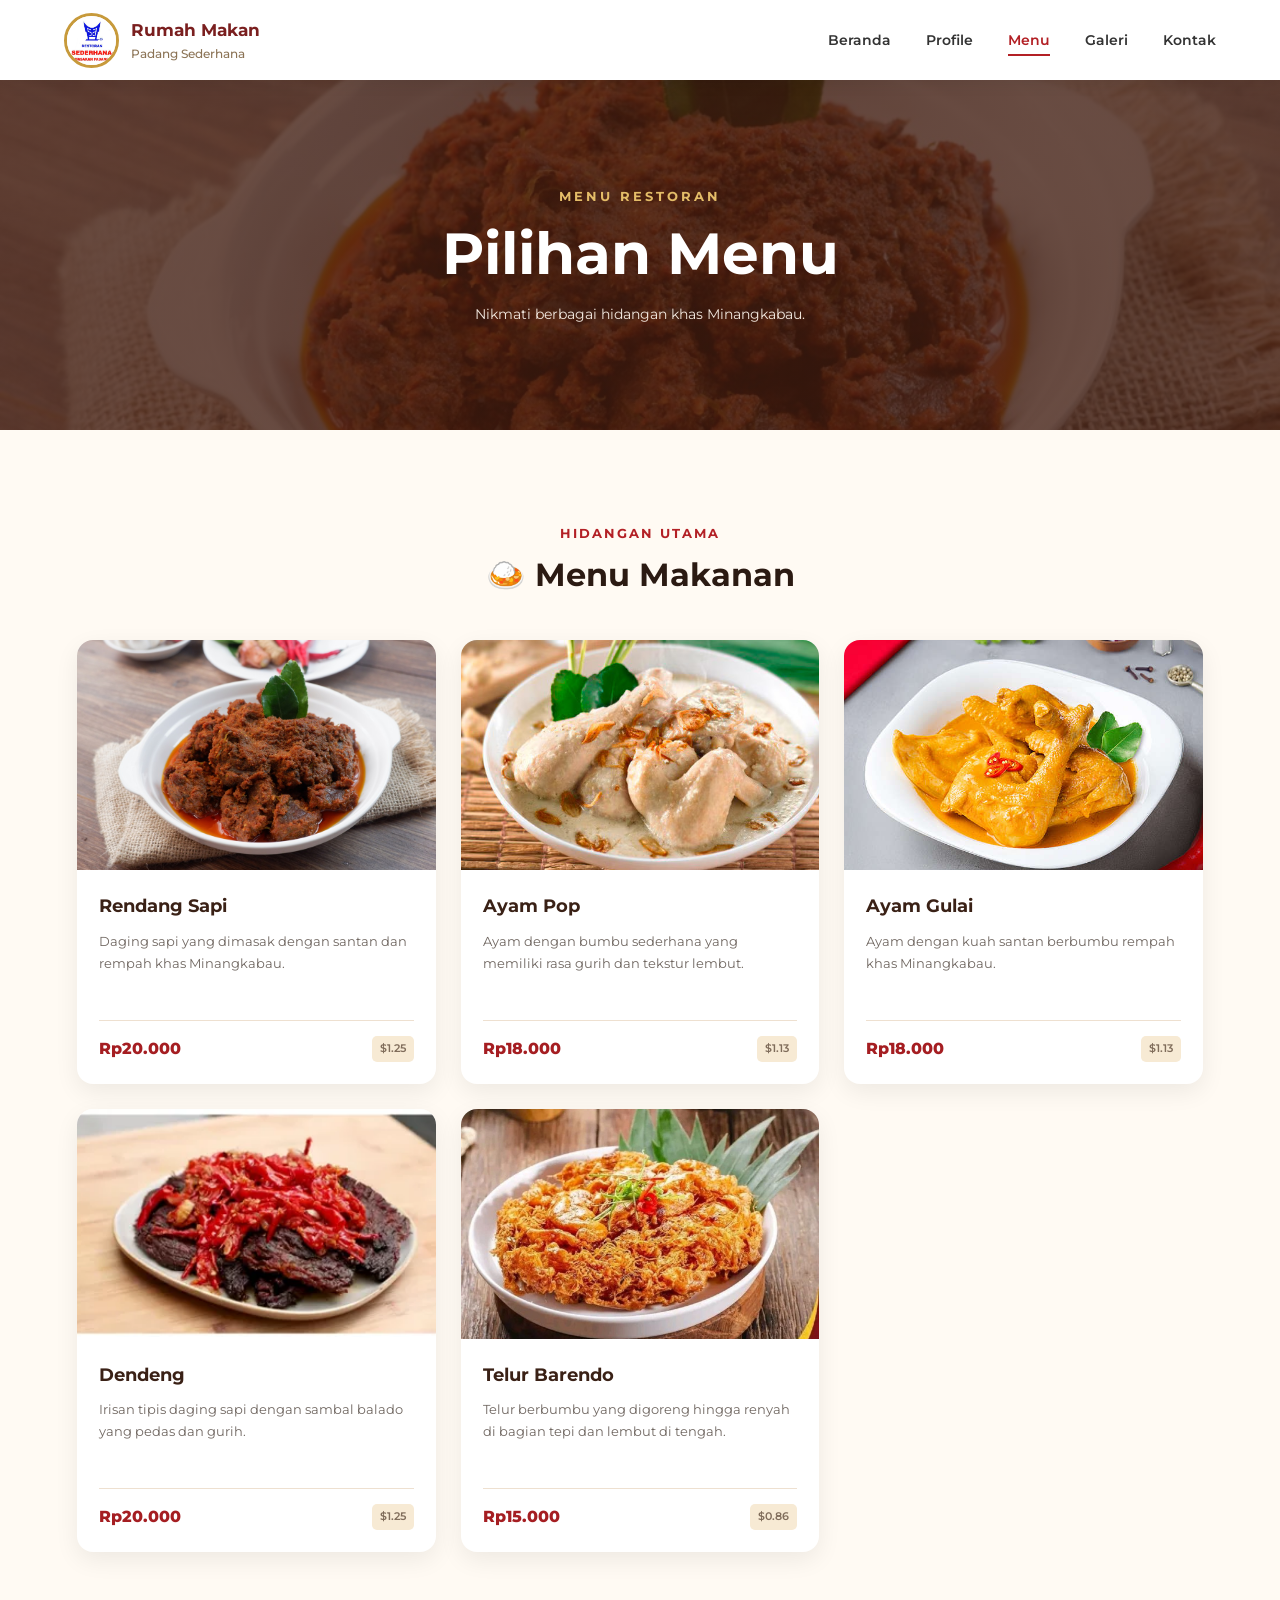
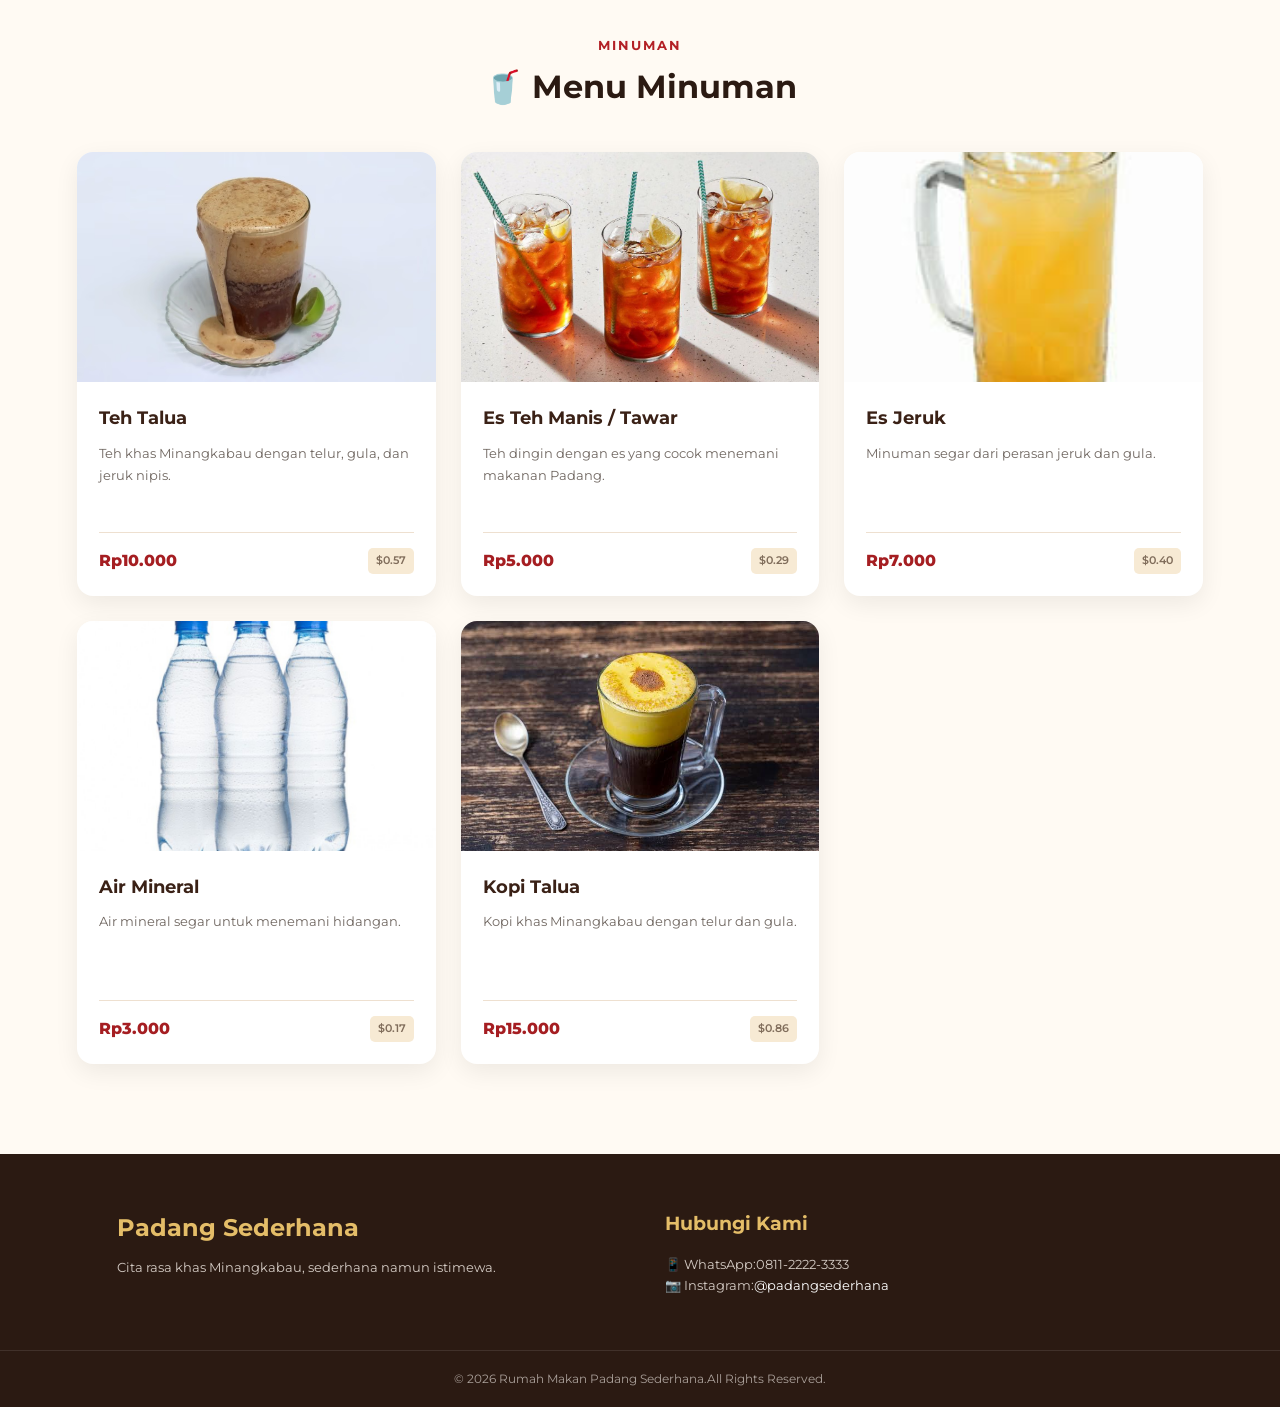
<file: menu.html>
<!DOCTYPE html>
<html lang="id">
<head>
    <meta charset="UTF-8">
    <meta name="viewport"content="width=device-width, initial-scale=1.0">
    <title>Menu - Rumah Makan Padang Sederhana</title>
    <link rel="shortcut icon"href="images/logo.jfif">
    <link rel="stylesheet" href="css/menu.css">

    <link rel="preconnect"href="https://fonts.googleapis.com">
    <link rel="preconnect"href="https://fonts.gstatic.com"crossorigin>
    <link href="https://fonts.googleapis.com/css2?family=Montserrat:wght@400;500;600;700;800&display=swap"rel="stylesheet">
</head>
<body>
    <!-- NAVBAR -->
    <header class="header">
        <div class="container navbar-container">
            <div class="brand">
                <img src="images/logo.jfif" class="logo-navbar" alt="Logo Rumah Makan Padang">
                <div class="brand-name">
                    <span>Rumah Makan</span>
                    <small>Padang Sederhana</small>
                </div>
            </div>
            <nav class="navbar">
                <ul>
                    <li><a href="Pertemuan-5.html">Beranda</a></li>
                    <li><a href="profile.html">Profile</a></li>
                    <li><a href="menu.html"class="active">Menu</a></li>
                    <li><a href="galeri.html">Galeri</a></li>
                    <li><a href="kontak.html">Kontak</a></li>
                </ul>
            </nav>
        </div>
    </header>
    <!-- PAGE HERO -->
    <section class="page-hero">
        <div>
            <span>MENU RESTORAN</span>
            <h1>Pilihan Menu</h1>
            <p>
                Nikmati berbagai hidangan
                khas Minangkabau.
            </p>
        </div>
    </section>
<!-- MENU -->
<main class="menu-page">
    <!-- MAKANAN -->
    <section class="menu-category">
        <div class="section-title">
            <span>Hidangan Utama</span>
            <h2>🍛 Menu Makanan</h2>
        </div>
        <div class="menu-grid">
            <article class="menu-card">
                <img src="images/rendang.jpg"alt="Rendang Sapi">
                <div class="menu-info">
                    <h4>Rendang Sapi</h4>
                    <p>
                        Daging sapi yang dimasak
                        dengan santan dan rempah
                        khas Minangkabau.
                    </p>
                    <div class="price">Rp20.000 <span>$1.25</span>
                    </div>
                </div>
            </article>
            <article class="menu-card">
                <img src="images/ayam-pop.jpg"alt="Ayam Pop">
                <div class="menu-info">
                    <h4>Ayam Pop</h4>
                    <p>
                        Ayam dengan bumbu sederhana
                        yang memiliki rasa gurih
                        dan tekstur lembut.
                    </p>
                    <div class="price">Rp18.000 <span>$1.13</span>
                    </div>
                </div>
            </article>
            <article class="menu-card">
                <img src="images/ayam-gulai.jpg"alt="Ayam Gulai">
                <div class="menu-info">
                    <h4>Ayam Gulai</h4>
                    <p>
                        Ayam dengan kuah santan
                        berbumbu rempah khas
                        Minangkabau.
                    </p>
                    <div class="price">Rp18.000<span>$1.13</span>
                    </div>
                </div>
            </article>
            <article class="menu-card">
                <img src="images/dendeng.webp"alt="Dendeng">
                <div class="menu-info">
                    <h4>Dendeng</h4>
                    <p>
                        Irisan tipis daging sapi
                        dengan sambal balado yang
                        pedas dan gurih.
                    </p>
                    <div class="price">Rp20.000 <span>$1.25</span>
                    </div>
                </div>
            </article>
            <article class="menu-card">
                <img src="images/telur-barendo.jpg"
                    alt="Telur Barendo">
                <div class="menu-info">
                    <h4>Telur Barendo</h4>
                    <p>
                        Telur berbumbu yang digoreng
                        hingga renyah di bagian tepi
                        dan lembut di tengah.
                    </p>
                    <div class="price">Rp15.000<span>$0.86</span>
                    </div>
                </div>
            </article>
        </div>
    </section>
    <!-- MINUMAN -->
    <section class="menu-category">
        <div class="section-title">
            <span>Minuman</span>
            <h2>🥤 Menu Minuman</h2>
        </div>
        <div class="menu-grid">
            <article class="menu-card">
                <img src="images/teh-talua.avif"alt="Teh Talua">
                <div class="menu-info">
                    <h4>Teh Talua</h4>
                    <p>
                        Teh khas Minangkabau
                        dengan telur, gula,
                        dan jeruk nipis.
                    </p>
                    <div class="price">Rp10.000 <span>$0.57</span>
                    </div>
                </div>
            </article>
            <article class="menu-card">
                <img src="images/es-teh.avif"alt="Es Teh">
                <div class="menu-info">
                    <h4>Es Teh Manis / Tawar</h4>
                    <p>
                        Teh dingin dengan es
                        yang cocok menemani
                        makanan Padang.
                    </p>
                    <div class="price">Rp5.000 <span>$0.29</span>
                    </div>
                </div>
            </article>
            <article class="menu-card">
                <img src="images/es-jeruk.jpg"alt="Es Jeruk">
                <div class="menu-info">
                    <h4>Es Jeruk</h4>
                    <p>
                        Minuman segar dari
                        perasan jeruk dan gula.
                    </p>
                    <div class="price">Rp7.000 <span>$0.40</span>
                    </div>
                </div>
            </article>
            <article class="menu-card">
                <img src="images/air-mineral.jpg"alt="Air Mineral">
                <div class="menu-info">
                    <h4>Air Mineral</h4>
                    <p>
                        Air mineral segar
                        untuk menemani hidangan.
                    </p>
                    <div class="price">Rp3.000<span>$0.17</span>
                    </div>
                </div>
            </article>
            <article class="menu-card">
                <img src="images/kopi-talua.jfif"alt="Kopi Talua">
                <div class="menu-info">
                    <h4>Kopi Talua</h4>
                    <p>
                        Kopi khas Minangkabau
                        dengan telur dan gula.
                    </p>
                    <div class="price">Rp15.000<span>$0.86</span>
                    </div>
                </div>
            </article>
        </div>
    </section>
</main>
<!-- FOOTER -->
<footer class="footer">
    <div class="container-footer">
        <div>
            <h2>Padang Sederhana</h2>
            <p>
                Cita rasa khas Minangkabau,
                sederhana namun istimewa.
            </p>
        </div>
        <div>
            <h3>Hubungi Kami</h3>
            <p>📱 WhatsApp:0811-2222-3333</p>
            <p>📷 Instagram:<a href="#">@padangsederhana</a></p>
        </div>
    </div>
    <div class="copyright">
        <p>© 2026 Rumah Makan Padang Sederhana.All Rights Reserved.</p>
    </div>
</footer>
</body>
</html>
</file>
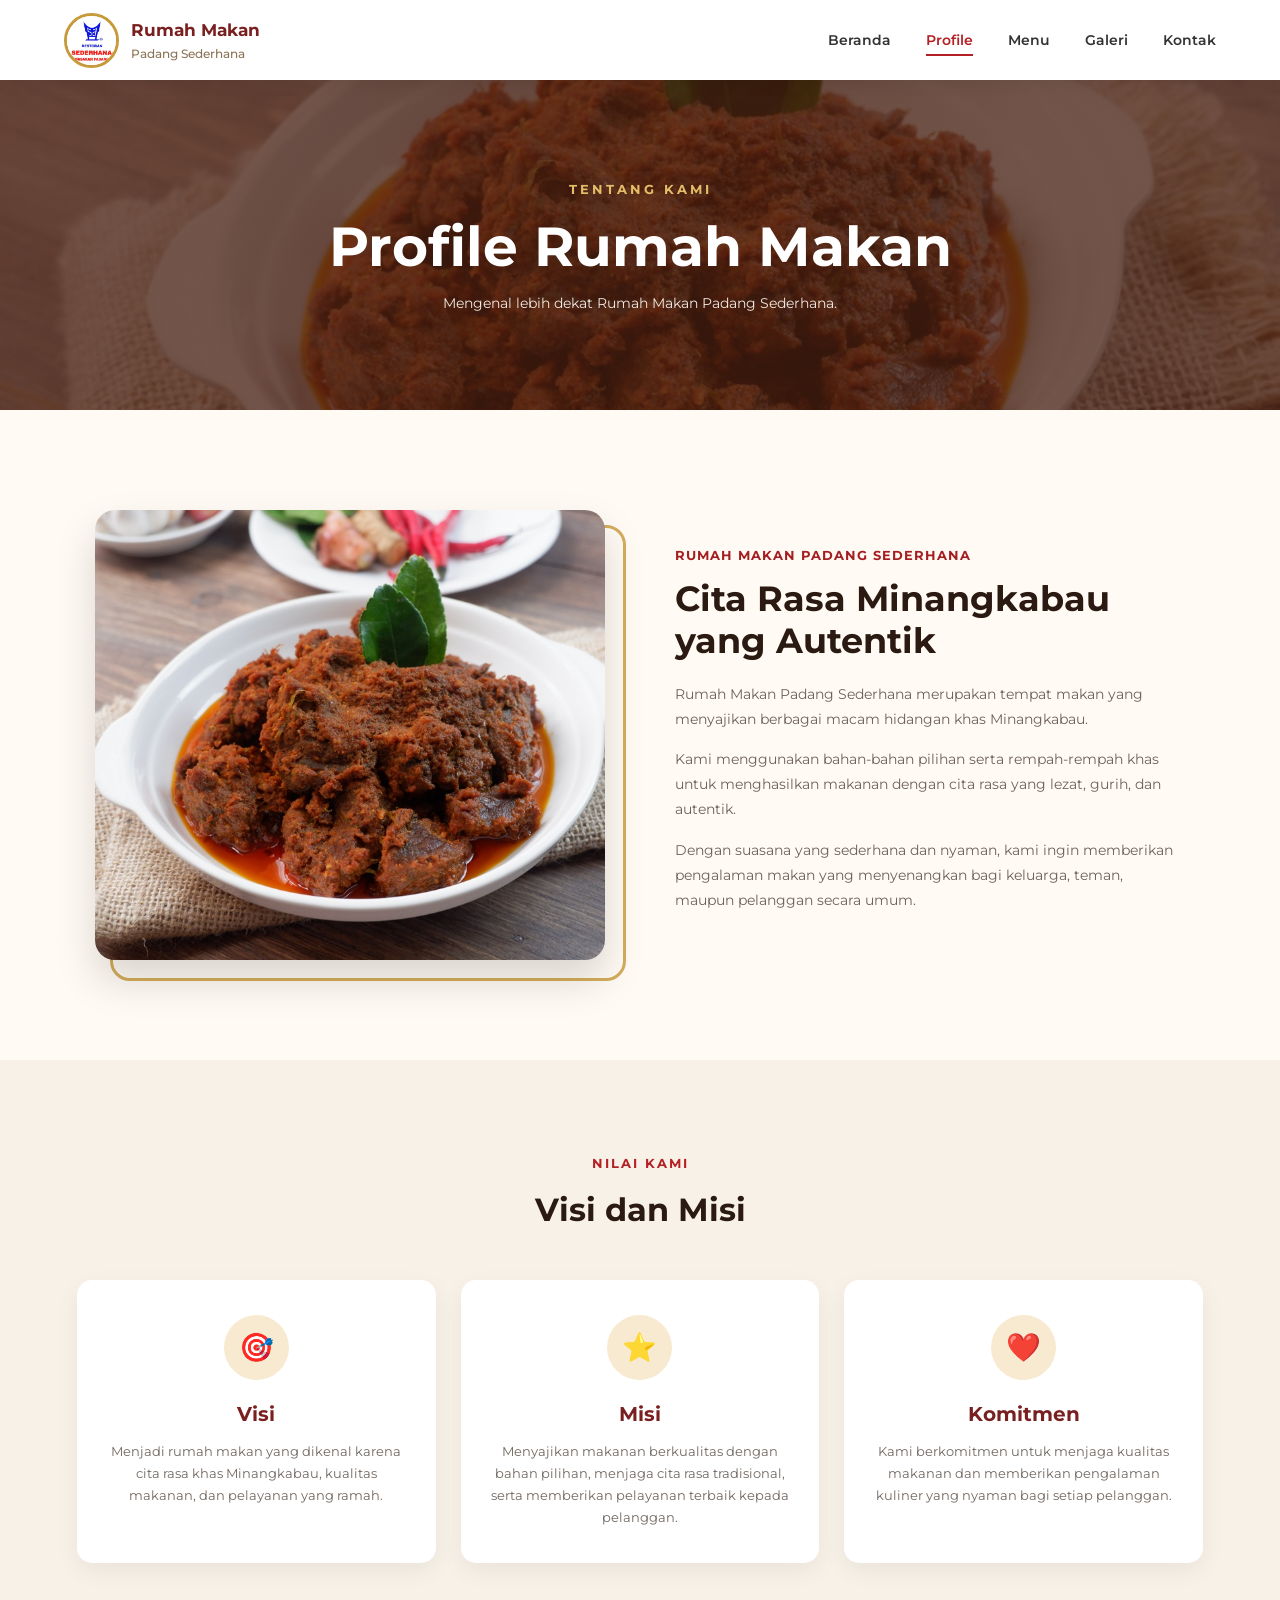
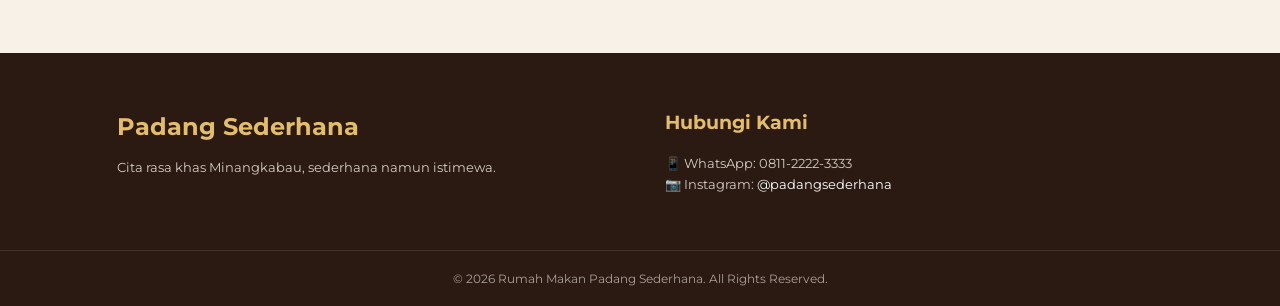
<file: profile.html>
<!DOCTYPE html>

<html lang="id">

<head>
    <meta charset="UTF-8">
    <meta name="viewport" content="width=device-width, initial-scale=1.0">
<title>Profile - Rumah Makan Padang Sederhana</title>
<link rel="shortcut icon" href="images/logo.jfif">
<link rel="stylesheet" href="css/profile.css">

<link rel="preconnect" href="https://fonts.googleapis.com">
<link rel="preconnect" href="https://fonts.gstatic.com" crossorigin>

<link href="https://fonts.googleapis.com/css2?family=Montserrat:wght@400;500;600;700;800&display=swap"
    rel="stylesheet">
</head>
<body>
<!-- NAVBAR -->
<header class="header">
    <div class="container navbar-container">
        <div class="brand">
            <img src="images/logo.jfif"
                class="logo-navbar"
                alt="Logo Rumah Makan Padang">
            <div class="brand-name">
                <span>Rumah Makan</span>
                <small>Padang Sederhana</small>
            </div>
        </div>
        <nav class="navbar">
            <ul>
                <li><a href="index.html">Beranda</a></li>
                <li><a href="profile.html" class="active">Profile</a></li>
                <li><a href="menu.html">Menu</a></li>
                <li><a href="galeri.html">Galeri</a></li>
                <li><a href="kontak.html">Kontak</a></li>
            </ul>
        </nav>
    </div>
</header>
<!-- HERO PAGE -->
<section class="page-hero">
    <div>
        <span>TENTANG KAMI</span>
        <h1>Profile Rumah Makan</h1>
        <p>
            Mengenal lebih dekat Rumah Makan
            Padang Sederhana.
        </p>
    </div>
</section>
<!-- PROFILE -->
<main>
    <section class="profile-page">
        <div class="profile-image">
            <img src="images/rendang.jpg"alt="Masakan Rendang">
        </div>
        <div class="profile-content">
            <span class="section-label">
                Rumah Makan Padang Sederhana
            </span>
            <h2>
                Cita Rasa Minangkabau
                yang Autentik
            </h2>
            <p>
                Rumah Makan Padang Sederhana merupakan
                tempat makan yang menyajikan berbagai
                macam hidangan khas Minangkabau.
            </p>
            <p>
                Kami menggunakan bahan-bahan pilihan
                serta rempah-rempah khas untuk menghasilkan
                makanan dengan cita rasa yang lezat,
                gurih, dan autentik.
            </p>
            <p>
                Dengan suasana yang sederhana dan nyaman,
                kami ingin memberikan pengalaman makan
                yang menyenangkan bagi keluarga, teman,
                maupun pelanggan secara umum.
            </p>
        </div>
    </section>
    <!-- VISI MISI -->
    <section class="vision-section">
        <div class="section-title">
            <span>Nilai Kami</span>
            <h2>Visi dan Misi</h2>
        </div>
        <div class="vision-grid">
            <div class="info-box">
                <div class="info-icon">
                    🎯
                </div>
                <h3>Visi</h3>
                <p>
                    Menjadi rumah makan yang dikenal
                    karena cita rasa khas Minangkabau,
                    kualitas makanan, dan pelayanan
                    yang ramah.
                </p>
            </div>
            <div class="info-box">
                <div class="info-icon">
                    ⭐
                </div>
                <h3>Misi</h3>
                <p>
                    Menyajikan makanan berkualitas
                    dengan bahan pilihan, menjaga
                    cita rasa tradisional, serta
                    memberikan pelayanan terbaik
                    kepada pelanggan.
                </p>
            </div>
            <div class="info-box">
                <div class="info-icon">
                    ❤️
                </div>
                <h3>Komitmen</h3>
                <p>
                    Kami berkomitmen untuk menjaga
                    kualitas makanan dan memberikan
                    pengalaman kuliner yang nyaman
                    bagi setiap pelanggan.
                </p>
            </div>
        </div>
    </section>
</main>
<!-- FOOTER -->
<footer class="footer">
    <div class="container-footer">
        <div>
            <h2>Padang Sederhana</h2>
            <p>
                Cita rasa khas Minangkabau,
                sederhana namun istimewa.
            </p>
        </div>
        <div>
            <h3>Hubungi Kami</h3>
            <p>
                📱 WhatsApp: 0811-2222-3333
            </p>
            <p>
                📷 Instagram:
                <a href="#">@padangsederhana</a>
            </p>
        </div>
    </div>
    <div class="copyright">
        <p>
            © 2026 Rumah Makan Padang Sederhana.
            All Rights Reserved.
        </p>
    </div>
</footer>
</body>
</html>
</file>
<file: css/style.css>
/* ==================================================
RESET
================================================== */

* {
  margin: 0;
  padding: 0;
  box-sizing: border-box;
  }

html {
scroll-behavior: smooth;
}

body {
font-family: "Montserrat", sans-serif;
background-color: #fffaf3;
color: #2d2d2d;
line-height: 1.6;
}

img {
max-width: 100%;
display: block;
}

a {
text-decoration: none;
}

/* ==================================================
CONTAINER
================================================== */

.container {
width: 90%;
max-width: 1200px;
margin: auto;
}

/* ==================================================
NAVBAR
================================================== */

.header {
position: sticky;
top: 0;
z-index: 1000;
background-color: #ffffff;
box-shadow: 0 3px 15px rgba(0, 0, 0, 0.08);
}

.navbar-container {
min-height: 80px;
display: flex;
align-items: center;
justify-content: space-between;
gap: 30px;
}

/* LOGO */
.brand {
display: flex;
align-items: center;
gap: 12px;
}

.logo-navbar {
width: 55px;
height: 55px;
object-fit: cover;
border-radius: 50%;
border: 3px solid #c79a3b;
}

.brand-name {
display: flex;
flex-direction: column;
}

.brand-name span {
font-size: 17px;
font-weight: 700;
color: #7a1f1f;
}

.brand-name small {
font-size: 12px;
font-weight: 500;
color: #8b7355;
}

/* NAVIGATION */
.navbar ul {
    display: flex;
    align-items: center;
    gap: 35px;
    list-style: none;
}
.navbar a {
    position: relative;
    font-size: 14px;
    font-weight: 600;
    color: #333;
    transition:color 0.3s ease;
}
/* GARIS BAWAH */
.navbar a::after {
    content: "";
    position: absolute;
    left: 0;
    bottom: -7px;
    width: 0;
    height: 2px;
    background-color: #b32025;
    transition:
        width 0.3s ease;
}
/* HOVER */
.navbar a:hover {
    color: #b32025;
}
.navbar a:hover::after {
    width: 100%;
}
/* NAVBAR ACTIVE */
.navbar a.active {
    color: #b32025;
}
.navbar a.active::after {
    width: 100%;
}

/* ==================================================
HERO
================================================== */
.hero {
min-height: 600px;
display: grid;
grid-template-columns: 1fr 1fr;
align-items: center;
gap: 60px;
padding: 80px 8%;
background:
    linear-gradient(
        135deg,
        #fff8ed 0%,
        #fffdf9 50%,
        #f8eee0 100%
    );
}

/* HERO CONTENT */
.hero-content {
max-width: 600px;
}
.hero-label {
display: inline-block;
margin-bottom: 15px;
padding: 7px 15px;
border-radius: 30px;
background-color: #f3dfb3;
color: #7a1f1f;
font-size: 12px;
font-weight: 700;
text-transform: uppercase;
letter-spacing: 1px;
}
.hero h1 {
margin-bottom: 20px;
font-size: clamp(38px, 5vw, 65px);
line-height: 1.1;
color: #2b1a12;
}
.hero h1 span {
display: block;
color: #a51e22;
}

.hero p {
margin-bottom: 12px;
color: #665b54;
font-size: 15px;
}
/* BUTTON */
.btn-menu {
display: inline-block;
margin-top: 20px;
padding: 13px 25px;
border-radius: 30px;
background-color: #a51e22;
color: white;
font-size: 14px;
font-weight: 700;
box-shadow: 0 8px 20px rgba(165, 30, 34, 0.2);
transition: 0.3s ease;
}
.btn-menu:hover {
transform: translateY(-3px);
background-color: #7d171a;
box-shadow: 0 12px 25px rgba(165, 30, 34, 0.3);
}
/* HERO VIDEO */
.hero-video {
display: flex;
justify-content: center;
}

.hero-video video {
width: 100%;
max-width: 520px;
border-radius: 20px;
box-shadow: 0 20px 50px rgba(0, 0, 0, 0.18);
border: 6px solid white;
}

/* ==================================================
PROFILE
================================================== */
.profile-section {
max-width: 900px;
margin: auto;
padding: 90px 20px;
text-align: center;
}
.section-title span {
color: #b32025;
font-size: 13px;
font-weight: 700;
text-transform: uppercase;
letter-spacing: 2px;
}

.section-title h2 {
margin-top: 8px;
color: #2b1a12;
font-size: 32px;
}

.profile-text {
margin-top: 20px;
color: #6b625d;
font-size: 15px;
}

/* ==================================================
MENU SECTION
================================================== */

.menu-section {
padding: 90px 6%;
background-color: #f8f1e7;
}

.menu-section > .section-title {
margin-bottom: 55px;
text-align: center;
}

.section-title p {
margin-top: 10px;
color: #756b64;
font-size: 14px;
}

/* MENU CATEGORY */
.menu-category {
max-width: 1200px;
margin: 0 auto 70px;
}
.menu-category:last-child {
margin-bottom: 0;
}
.menu-category > h3 {
margin-bottom: 25px;
color: #7a1f1f;
font-size: 24px;
}

/* ==================================================
MENU GRID
================================================== */
.menu-grid {
display: grid;
grid-template-columns: repeat(3, 1fr);
gap: 25px;
}

/* ==================================================
MENU CARD
================================================== */
.menu-card {
overflow: hidden;
background-color: #ffffff;
border-radius: 15px;
box-shadow: 0 8px 25px rgba(0, 0, 0, 0.07);
transition: 0.3s ease;
}

.menu-card:hover {
transform: translateY(-8px);
box-shadow: 0 15px 35px rgba(0, 0, 0, 0.13);
}

/* IMAGE */
.menu-card > img {
width: 100%;
height: 220px;
object-fit: cover;
transition: 0.4s ease;
}
.menu-card:hover > img {
transform: scale(1.05);
}

/* MENU INFO */
.menu-info {
padding: 20px;
}
.menu-info h4 {
margin-bottom: 8px;
color: #3a2116;
font-size: 18px;
}
.menu-info p {
min-height: 75px;
color: #706761;
font-size: 13px;
line-height: 1.6;
}

/* PRICE */

.price {
display: flex;
align-items: center;
justify-content: space-between;


margin-top: 15px;
padding-top: 15px;

border-top: 1px solid #eee0d0;

color: #a51e22;

font-size: 16px;
font-weight: 800;
}

.price span {
padding: 4px 8px;
border-radius: 5px;
background-color: #f7ead4;
color: #806d5b;
font-size: 11px;
font-weight: 600;
}

/*NESTED LIST - KATEGORI MENU*/
.menu-list-info {
    max-width: 1200px;
    margin: 0 auto 55px;
    padding: 25px 30px;
    background-color: #ffffff;
    border-radius: 15px;
    box-shadow: 0 8px 25px rgba(0, 0, 0, 0.07);
}
.menu-list-info h3 {
    margin-bottom: 15px;
    color: #7a1f1f;
    font-size: 20px;
}
/* LIST KATEGORI UTAMA */
.menu-list-info > ul {
    padding-left: 25px;
    color: #3a2116;
}
/* ITEM KATEGORI */
.menu-list-info > ul > li {
    margin-bottom: 8px;
    font-size: 15px;
    font-weight: 700;
}
/* NESTED LIST DI DALAM DESSERT */
.menu-list-info > ul > li > ul {
    margin-top: 8px;
    padding-left: 25px;
}
/* ITEM DESSERT */
.menu-list-info > ul > li > ul > li {
    margin-bottom: 5px;
    color: #706761;
    font-size: 13px;
    font-weight: 400;
}

/*ORDERED LIST - LANGKAH PEMESANAN*/
.order-info {
    max-width: 900px;
    margin: 10px auto 0;
    padding: 30px 35px;
    background-color: #ffffff;
    border-radius: 15px;
    border-left: 5px solid #b32025;
    box-shadow: 0 8px 25px rgba(0, 0, 0, 0.07);
}
.order-info h3 {
    margin-bottom: 10px;
    color: #7a1f1f;
    font-size: 22px;
}
.order-info p {
    margin-bottom: 20px;
    color: #706761;
    font-size: 13px;
    line-height: 1.7;
}
/* ORDERED LIST */
.order-info ol {
    padding-left: 25px;
}
/* SETIAP LANGKAH */
.order-info ol li {
    margin-bottom: 9px;
    padding-left: 5px;
    color: #3a2116;
    font-size: 14px;
    line-height: 1.6;
}

/*PROMO RESTORAN - TABLE*/
.promo-section {
    max-width: 1200px;
    margin: 70px auto 0;
    padding: 40px;
    background-color: #ffffff;
    border-radius: 18px;
    box-shadow: 0 8px 25px rgba(0, 0, 0, 0.07);
}
/* JUDUL PROMO */
.promo-title {
    margin-bottom: 30px;
    text-align: center;
}
.promo-title span {
    display: inline-block;
    margin-bottom: 8px;
    color: #b32025;
    font-size: 13px;
    font-weight: 700;
    text-transform: uppercase;
    letter-spacing: 1px;
}
.promo-title h3 {
    margin-bottom: 10px;
    color: #7a1f1f;
    font-size: 24px;
}
.promo-title p {
    max-width: 750px;
    margin: 0 auto;
    color: #706761;
    font-size: 13px;
    line-height: 1.7;
}
/* ==================================================
TABEL PROMO
================================================== */
.promo-table-wrapper {
    width: 100%;
    overflow-x: auto;
}
.promo-table {
    width: 100%;
    border-collapse: collapse;
    margin-top: 20px;
    font-size: 13px;
}
/* HEADER TABLE */
.promo-table thead {
    background-color: #7a1f1f;
}
.promo-table th {
    padding: 15px 12px;
    color: #ffffff;
    text-align: center;
    font-weight: 700;
    border: 1px solid #7a1f1f;
}
/* ISI TABLE */
.promo-table td {
    padding: 14px 12px;
    color: #3a2116;
    text-align: center;
    border: 1px solid #e5ddd4;
    background-color: #fffaf3;
}
/* BARIS GENAP */
.promo-table tbody tr:nth-child(even) td {
    background-color: #f8f1e7;
}
/* HOVER BARIS */
.promo-table tbody tr:hover td {
    background-color: #f1e1cf;
    transition: background-color 0.3s ease;
}
/* KOLOM HARGA */
.promo-table td:nth-child(4) {
    color: #7a1f1f;
    font-weight: 700;
}
/* KOLOM PROMO */
.promo-table td:nth-child(5) {
    color: #b32025;
    font-weight: 700;
}
/* ==================================================
CATATAN PROMO
================================================== */
.promo-note {
    margin-top: 20px;
    padding: 15px 20px;
    background-color: #f8f1e7;
    border-left: 4px solid #b32025;
    border-radius: 8px;
    color: #706761;
    font-size: 12px;
    line-height: 1.7;
}
.promo-note strong {
    color: #7a1f1f;
}
/* ==================================================
RESPONSIVE - TABLE PROMO
================================================== */
@media (max-width: 900px) {

    .promo-section {
        padding: 30px 25px;
    }

    .promo-title h3 {
        font-size: 21px;
    }

    .promo-table {
        min-width: 750px;
    }
}
@media (max-width: 600px) {
    .promo-section {
        margin-top: 50px;
        padding: 25px 18px;
        border-radius: 14px;
    }
    .promo-title {
        margin-bottom: 20px;
    }
    .promo-title h3 {
        font-size: 19px;
    }
    .promo-title p {
        font-size: 12px;
    }
    .promo-table {
        min-width: 700px;
        font-size: 12px;
    }
    .promo-table th,
    .promo-table td {
        padding: 11px 9px;
    }
    .promo-note {
        font-size: 11px;
    }
}
/* ==================================================
   FORM PEMESANAN - LANDSCAPE
================================================== */
.booking-section {
    padding: 90px 6%;
    background-color: #f8f1e7;
}
.booking-section .section-title {
    margin-bottom: 45px;
    text-align: center;
}
.booking-section .section-title span {
    display: inline-block;
    margin-bottom: 8px;
    color: #b32025;
    font-size: 13px;
    font-weight: 700;
    text-transform: uppercase;
    letter-spacing: 1px;
}
.booking-section .section-title h2 {
    margin-bottom: 10px;
    color: #7a1f1f;
    font-size: 30px;
}
.booking-section .section-title p {
    max-width: 700px;
    margin: 0 auto;
    color: #706761;
    font-size: 13px;
    line-height: 1.7;
}
/* ==================================================
   FORM UTAMA
================================================== */
.booking-form {
    max-width: 1200px;
    margin: auto;
    padding: 40px;
    background-color: #ffffff;
    border-radius: 18px;
    box-shadow: 0 8px 25px rgba(0, 0, 0, 0.08);
    /* LANDSCAPE */
    display: grid;
    grid-template-columns: 1fr 1fr;
    gap: 30px;
}

/* ==================================================
   DATA PELANGGAN
================================================== */
.form-group {
    margin-bottom: 18px;
}
.form-group label,.card-number label {
    display: block;
    margin-bottom: 8px;
    color: #3a2116;
    font-size: 14px;
    font-weight: 600;
}

.form-group input,.card-number input {
    width: 100%;
    padding: 12px 14px;
    border: 1px solid #ddd2c7;
    border-radius: 8px;
    background-color: #fffaf3;
    color: #3a2116;
    font-family: inherit;
    font-size: 13px;
    outline: none;
    box-sizing: border-box;
}
.form-group input:focus,.card-number input:focus {
    border-color: #b32025;
    box-shadow: 0 0 0 2px rgba(179, 32, 37, 0.08);
}

/* ==================================================
   KATEGORI MENU
================================================== */
.form-menu {
    margin-top: 20px;
    padding: 20px;
    border: 1px solid #e5ddd4;
    border-radius: 12px;
    background-color: #fffaf3;
}
.form-menu h3,
.payment-section h3 {
    margin-bottom: 15px;
    color: #7a1f1f;
    font-size: 19px;
}

/* ==================================================
   PILIHAN MENU
================================================== */
.menu-option {
    display: flex;
    align-items: center;
    justify-content: space-between;
    gap: 15px;
    padding: 10px 0;
    border-bottom: 1px solid #eee5dc;
}
.menu-option:last-child {
    border-bottom: none;
}
.menu-option label {
    display: flex;
    align-items: center;
    gap: 8px;
    color: #3a2116;
    font-size: 13px;
    cursor: pointer;
}
.menu-option input[type="checkbox"] {
    width: 16px;
    height: 16px;
    accent-color: #b32025;
    cursor: pointer;
}
.menu-option input[type="number"] {
    width: 90px;
    padding: 8px;
    border: 1px solid #ddd2c7;
    border-radius: 7px;
    background-color: #ffffff;
    color: #3a2116;
    font-family: inherit;
    font-size: 12px;
    outline: none;
}
.menu-option input[type="number"]:focus {
    border-color: #b32025;
}

/* ==================================================
   PEMBAYARAN
================================================== */
.payment-section {
    margin-top: 20px;
    padding: 25px;
    border: 1px solid #e5ddd4;
    border-radius: 12px;
    background-color: #fffaf3;
}
.payment-option {
    display: flex;
    align-items: center;
    justify-content: space-between;
    gap: 15px;
    margin-bottom: 15px;
    padding: 13px 15px;
    border: 1px solid #e5ddd4;
    border-radius: 8px;
    background-color: #ffffff;
}
.payment-option label {
    display: flex;
    align-items: center;
    gap: 8px;
    color: #3a2116;
    font-size: 13px;
    font-weight: 600;
    cursor: pointer;
}
.payment-option input[type="radio"] {
    width: 16px;
    height: 16px;
    accent-color: #b32025;
    cursor: pointer;
}
.payment-option span {
    color: #b32025;
    font-size: 11px;
    font-weight: 700;
}
.card-number {
    margin: 15px 0 25px;
}
/* ==================================================
   BUTTON SUBMIT
================================================== */
.form-submit {
    margin-top: 25px;
    text-align: center;
}
.form-submit button {
    width: 100%;
    padding: 13px 25px;
    border: none;
    border-radius: 8px;
    background-color: #b32025;
    color: #ffffff;
    font-family: inherit;
    font-size: 14px;
    font-weight: 700;
    cursor: pointer;
    transition: 0.3s ease;
}
.form-submit button:hover {
    background-color: #7a1f1f;
    transform: translateY(-2px);
}
/* ==================================================
   DESKTOP - SUSUNAN KOLOM
================================================== */
/* Data pelanggan berada di kiri */
.booking-form > .form-group:nth-child(1),
.booking-form > .form-group:nth-child(2),
.booking-form > .form-group:nth-child(3) {
    grid-column: 1;
}
/* Makanan, minuman, dessert di kiri */
.booking-form > .form-menu {
    grid-column: 1;
}
/* Pembayaran di kanan */
.booking-form > .payment-section {
    grid-column: 2;
    grid-row: 1 / span 4;
}
/* Tombol di kanan */
.booking-form > .form-submit {
    grid-column: 2;
    grid-row: 5;
}

/* ==================================================
   RESPONSIVE
================================================== */
@media (max-width: 900px) {
    .booking-form {
        grid-template-columns: 1fr;
    }
    .booking-form > .form-group,
    .booking-form > .form-menu,
    .booking-form > .payment-section,
    .booking-form > .form-submit {
        grid-column: 1;
        grid-row: auto;
    }
}
@media (max-width: 600px) {
    .booking-section {
        padding: 60px 5%;
    }

    .booking-section .section-title h2 {
        font-size: 24px;
    }
    .booking-form {
        padding: 25px 18px;
        border-radius: 14px;
    }
    .form-menu,.payment-section {
        padding: 18px 15px;
    }
    .form-menu h3,.payment-section h3 {
        font-size: 18px;
    }
    .menu-option {
        align-items: flex-start;
        flex-direction: column;
        gap: 8px;
    }
    .menu-option input[type="number"] {
        width: 100%;
        box-sizing: border-box;
    }
    .payment-option {
        align-items: flex-start;
        flex-direction: column;
    }
    .payment-option span {
        margin-left: 24px;
    }
    .form-submit button {
        width: 100%;
    }
}
/* ==================================================
FOOTER
================================================== */
.footer {
background-color: #2b1a12;
color: #ffffff;
}

.container-footer {
max-width: 1200px;
margin: auto;
padding: 55px 6%;
display: grid;
grid-template-columns: 1fr 1fr;
gap: 50px;
}

.footer h2 {
margin-bottom: 10px;
color: #e4bd68;
}

.footer h3 {
margin-bottom: 15px;
color: #e4bd68;

}
.footer p {
color: #d4cbc4;
font-size: 13px;
}
.footer-contact p {
margin-bottom: 8px;
}
.footer a {
color: #ffffff;
transition: 0.3s ease;
}
.footer a:hover {
color: #e4bd68;
}

/* COPYRIGHT */
.copyright {
padding: 18px;
border-top: 1px solid rgba(255, 255, 255, 0.1);
text-align: center;
}

.copyright p {
font-size: 12px;
color: #aaa09a;
}

/* ==================================================
RESPONSIVE TABLET
================================================== */

@media (max-width: 900px) {

.navbar-container {
    flex-direction: column;

    padding: 15px 0;
}

.navbar ul {
    gap: 20px;
}

.hero {
    grid-template-columns: 1fr;

    padding: 60px 8%;

    text-align: center;
}

.hero-content {
    max-width: 700px;
    margin: auto;
}

.hero-video video {
    max-width: 600px;
}

.menu-grid {
    grid-template-columns: repeat(2, 1fr);
}

}

/* ==================================================
RESPONSIVE MOBILE
================================================== */
@media (max-width: 600px) {
.navbar ul {
    flex-wrap: wrap;
    justify-content: center;
    gap: 15px;
}
.brand-name span {
    font-size: 15px;
}
.hero {
    padding: 50px 20px;
}
.hero h1 {
    font-size: 38px;
}
.hero p {
    font-size: 13px;
}
.profile-section {
    padding: 60px 20px;
}
.section-title h2 {
    font-size: 26px;
}
.menu-section {
    padding: 60px 20px;
}
.menu-grid {
    grid-template-columns: 1fr;
}
.menu-card > img {
    height: 230px;
}
.container-footer {
    grid-template-columns: 1fr;
    padding: 45px 25px;
    text-align: center;
}
}
/*RESPONSIVE - NESTED & ORDERED LIST*/
@media (max-width: 600px) {
    .menu-list-info {
        margin-bottom: 40px;
        padding: 22px 20px;
    }
    .menu-list-info h3 {
        font-size: 18px;
    }
    .menu-list-info > ul {
        padding-left: 20px;
    }
    .menu-list-info > ul > li {
        font-size: 14px;
    }
    .menu-list-info > ul > li > ul {
        padding-left: 20px;
    }
    .menu-list-info > ul > li > ul > li {
        font-size: 12px;
    }
    .order-info {
        padding: 25px 20px;
    }
    .order-info h3 {
        font-size: 19px;
    }
    .order-info p {
        font-size: 12px;
    }
    .order-info ol {
        padding-left: 22px;
    }
    .order-info ol li {
        font-size: 13px;
        padding-left: 3px;
    }
}
</file>
<file: css/galeri.css>
/* ==================================================
RESET
================================================== */

* {
  margin: 0;
  padding: 0;
  box-sizing: border-box;
  }

html {
scroll-behavior: smooth;
}

body {
font-family: "Montserrat", sans-serif;
background-color: #fffaf3;
color: #2d2d2d;
line-height: 1.6;
}

img {
max-width: 100%;
display: block;
}

a {
text-decoration: none;
}

/* ==================================================
CONTAINER
================================================== */

.container {
width: 90%;
max-width: 1200px;
margin: auto;
}

/* ==================================================
NAVBAR
================================================== */

.header {
position: sticky;
top: 0;
z-index: 1000;
background-color: #ffffff;
box-shadow: 0 3px 15px rgba(0, 0, 0, 0.08);
}

.navbar-container {
min-height: 80px;
display: flex;
align-items: center;
justify-content: space-between;
gap: 30px;
}

/* LOGO */
.brand {
display: flex;
align-items: center;
gap: 12px;
}

.logo-navbar {
width: 55px;
height: 55px;
object-fit: cover;
border-radius: 50%;
border: 3px solid #c79a3b;
}

.brand-name {
display: flex;
flex-direction: column;
}

.brand-name span {
font-size: 17px;
font-weight: 700;
color: #7a1f1f;
}

.brand-name small {
font-size: 12px;
font-weight: 500;
color: #8b7355;
}

/* NAVIGATION */
.navbar ul {
    display: flex;
    align-items: center;
    gap: 35px;
    list-style: none;
}
.navbar a {
    position: relative;
    font-size: 14px;
    font-weight: 600;
    color: #333;
    transition:color 0.3s ease;
}
/* GARIS BAWAH */
.navbar a::after {
    content: "";
    position: absolute;
    left: 0;
    bottom: -7px;
    width: 0;
    height: 2px;
    background-color: #b32025;
    transition:
        width 0.3s ease;
}
/* HOVER */
.navbar a:hover {
    color: #b32025;
}
.navbar a:hover::after {
    width: 100%;
}
/* NAVBAR ACTIVE */
.navbar a.active {
    color: #b32025;
}
.navbar a.active::after {
    width: 100%;
}
/* ==================================================
   GALERI PAGE
   Rumah Makan Padang Sederhana
================================================== */


/* ==================================================
   HERO GALERI
================================================== */
.gallery-hero {
    min-height: 360px;
    display: flex;
    align-items: center;
    justify-content: center;
    padding: 70px 20px;
    text-align: center;
    background:
        linear-gradient(
            rgba(55, 25, 15, 0.78),
            rgba(55, 25, 15, 0.78)
        ),
        url("../images/rendang.jpg");
    background-size: cover;
    background-position: center;
}
.gallery-hero-content {
    max-width: 750px;
}
.gallery-hero span {
    display: inline-block;
    margin-bottom: 12px;
    color: #e4bd68;
    font-size: 13px;
    font-weight: 700;
    letter-spacing: 3px;
}
.gallery-hero h1 {
    margin-bottom: 15px;
    color: #ffffff;
    font-size: clamp(38px, 5vw, 60px);
    line-height: 1.15;
}
.gallery-hero h1 strong {
    display: block;
    color: #e4bd68;
}
.gallery-hero p {
    color: #f2e8df;
    font-size: 14px;
    line-height: 1.7;
}

/* ==================================================
   GALLERY SECTION
================================================== */
.gallery-section {
    padding: 90px 6%;
    background-color: #fffaf3;
}

/* ==================================================
   SECTION TITLE
================================================== */
.gallery-section > .section-title {
    max-width: 700px;
    margin: 0 auto 55px;
    text-align: center;
}
.gallery-section .section-title span {
    color: #b32025;
    font-size: 13px;
    font-weight: 700;
    text-transform: uppercase;
    letter-spacing: 2px;
}
.gallery-section .section-title h2 {
    margin-top: 8px;
    color: #2b1a12;
    font-size: 32px;
}
.gallery-section .section-title p {
    margin-top: 12px;
    color: #756b64;
    font-size: 14px;
    line-height: 1.7;
}

/* ==================================================
   GALLERY GRID
================================================== */
.gallery-grid {
    max-width: 1200px;
    margin: auto;
    display: grid;
    grid-template-columns:repeat(4, 1fr);
    gap: 20px;
}

/* ==================================================
   GALLERY ITEM
================================================== */
.gallery-item {
    position: relative;
    overflow: hidden;
    height: 280px;
    border-radius: 15px;
    background-color: #ffffff;
    box-shadow:0 8px 25px rgba(0, 0, 0, 0.08);
    cursor: pointer;
}

/* ==================================================
   IMAGE
================================================== */
.gallery-item img {
    width: 100%;
    height: 100%;
    object-fit: cover;
    transition:transform 0.5s ease;
}

/* ==================================================
   IMAGE HOVER
================================================== */
.gallery-item:hover img {
    transform: scale(1.08);
}

/* ==================================================
   OVERLAY
================================================== */
.gallery-overlay {
    position: absolute;
    left: 0;
    bottom: 0;
    width: 100%;

    padding: 45px 20px 20px;
    color: #ffffff;
    background:linear-gradient(transparent,rgba(35, 17, 10, 0.9));
    transform: translateY(100%);
    transition:transform 0.4s ease;
}
/* ==================================================
   OVERLAY HOVER
================================================== */
.gallery-item:hover .gallery-overlay {
    transform: translateY(0);
}
/* ==================================================
   OVERLAY TEXT
================================================== */
.gallery-overlay h3 {
    margin-bottom: 5px;
    color: #e4bd68;
    font-size: 18px;
}
.gallery-overlay p {
    color: #f5eee8;
    font-size: 12px;
    line-height: 1.5;
}
/* ==================================================
   GALLERY BORDER EFFECT
================================================== */
.gallery-item::after {
    content: "";
    position: absolute;
    inset: 0;
    border: 2px solid transparent;
    border-radius: 15px;
    pointer-events: none;
    transition:border-color 0.3s ease;
}
.gallery-item:hover::after {
    border-color: #e4bd68;
}
/* ==================================================
FOOTER
================================================== */
.footer {
background-color: #2b1a12;
color: #ffffff;
}
.container-footer {
max-width: 1200px;
margin: auto;
padding: 55px 6%;
display: grid;
grid-template-columns: 1fr 1fr;
gap: 50px;
}
.footer h2 {
margin-bottom: 10px;
color: #e4bd68;
}
.footer h3 {
margin-bottom: 15px;
color: #e4bd68;
}
.footer p {
color: #d4cbc4;
font-size: 13px;
}
.footer-contact p {
margin-bottom: 8px;
}
.footer a {
color: #ffffff;
transition: 0.3s ease;
}
.footer a:hover {
color: #e4bd68;
}

/* COPYRIGHT */
.copyright {
padding: 18px;
border-top: 1px solid rgba(255, 255, 255, 0.1);
text-align: center;
}
.copyright p {
font-size: 12px;
color: #aaa09a;
}
</file>
<file: css/kontak.css>
/* ==================================================
   RESET
================================================== */

* {
    margin: 0;
    padding: 0;
    box-sizing: border-box;
}

html {
    scroll-behavior: smooth;
}

body {
    font-family: "Montserrat", sans-serif;

    background-color: #fffaf3;

    color: #2d2d2d;

    line-height: 1.6;
}

img {
    max-width: 100%;
    display: block;
}

a {
    text-decoration: none;
}


/* ==================================================
   CONTAINER
================================================== */

.container {
    width: 90%;

    max-width: 1200px;

    margin: auto;
}


/* ==================================================
   NAVBAR
================================================== */

.header {
    position: sticky;

    top: 0;

    z-index: 1000;

    background-color: #ffffff;

    box-shadow:
        0 3px 15px rgba(0, 0, 0, 0.08);
}


.navbar-container {
    min-height: 80px;

    display: flex;

    align-items: center;

    justify-content: space-between;

    gap: 30px;
}


/* ==================================================
   BRAND
================================================== */

.brand {
    display: flex;

    align-items: center;

    gap: 12px;
}


.logo-navbar {
    width: 55px;

    height: 55px;

    object-fit: cover;

    border-radius: 50%;

    border: 3px solid #c79a3b;
}


.brand-name {
    display: flex;

    flex-direction: column;
}


.brand-name span {
    font-size: 17px;

    font-weight: 700;

    color: #7a1f1f;
}


.brand-name small {
    font-size: 12px;

    font-weight: 500;

    color: #8b7355;
}


/* ==================================================
   NAVIGATION
================================================== */

.navbar ul {
    display: flex;

    align-items: center;

    gap: 35px;

    list-style: none;
}


.navbar a {
    position: relative;

    font-size: 14px;

    font-weight: 600;

    color: #333333;

    transition:
        color 0.3s ease;
}


/* GARIS BAWAH */

.navbar a::after {
    content: "";

    position: absolute;

    left: 0;

    bottom: -7px;

    width: 0;

    height: 2px;

    background-color: #b32025;

    transition:
        width 0.3s ease;
}


/* HOVER */

.navbar a:hover {
    color: #b32025;
}


.navbar a:hover::after {
    width: 100%;
}


/* ACTIVE */

.navbar a.active {
    color: #b32025;
}


.navbar a.active::after {
    width: 100%;
}


/* ==================================================
   PAGE HERO
================================================== */

.page-hero {
    min-height: 350px;

    display: flex;

    align-items: center;

    justify-content: center;

    padding: 70px 20px;

    text-align: center;

    background:
        linear-gradient(
            rgba(65, 28, 15, 0.80),
            rgba(65, 28, 15, 0.80)
        ),
        url("../images/rendang.jpg");

    background-size: cover;

    background-position: center;
}


.page-hero span {
    display: inline-block;

    margin-bottom: 12px;

    color: #e4bd68;

    font-size: 13px;

    font-weight: 700;

    text-transform: uppercase;

    letter-spacing: 3px;
}


.page-hero h1 {
    margin-bottom: 15px;

    color: #ffffff;

    font-size: clamp(40px, 5vw, 58px);

    line-height: 1.2;
}


.page-hero p {
    color: #f2e8df;

    font-size: 14px;

    line-height: 1.7;
}


/* ==================================================
   CONTACT SECTION
================================================== */

.contact-section {
    max-width: 1150px;

    margin: auto;

    padding: 100px 30px;

    display: grid;

    grid-template-columns: 1fr 1fr;

    gap: 70px;

    align-items: start;
}


/* ==================================================
   CONTACT INFORMATION
================================================== */

.contact-info {
    padding-top: 10px;
}


.section-label {
    display: inline-block;

    margin-bottom: 12px;

    color: #a51e22;

    font-size: 13px;

    font-weight: 700;

    text-transform: uppercase;

    letter-spacing: 1px;
}


.contact-info > h2 {
    margin-bottom: 18px;

    color: #2b1a12;

    font-size: 34px;

    line-height: 1.25;
}


.contact-info > p {
    margin-bottom: 30px;

    color: #6c625b;

    font-size: 14px;

    line-height: 1.8;
}


/* ==================================================
   CONTACT ITEM
================================================== */

.contact-item {
    display: flex;

    align-items: flex-start;

    gap: 18px;

    margin-bottom: 22px;

    padding: 18px;

    background-color: #ffffff;

    border-radius: 12px;

    box-shadow:
        0 6px 20px rgba(0, 0, 0, 0.05);

    transition:
        transform 0.3s ease,
        box-shadow 0.3s ease;
}


/* HOVER CONTACT ITEM */

.contact-item:hover {
    transform: translateX(6px);

    box-shadow:
        0 10px 28px rgba(0, 0, 0, 0.09);
}


/* ==================================================
   CONTACT ICON
================================================== */

.contact-icon {
    flex-shrink: 0;

    width: 50px;

    height: 50px;

    display: flex;

    align-items: center;

    justify-content: center;

    border-radius: 50%;

    background-color: #f8ead0;

    font-size: 22px;
}


/* ==================================================
   CONTACT ITEM TEXT
================================================== */

.contact-item h3 {
    margin-bottom: 3px;

    color: #7a1f1f;

    font-size: 16px;
}


.contact-item p {
    color: #6f665f;

    font-size: 13px;

    line-height: 1.6;
}


/* ==================================================
   CONTACT FORM
================================================== */

.contact-form {
    padding: 35px;

    background-color: #ffffff;

    border-radius: 18px;

    box-shadow:
        0 10px 35px rgba(0, 0, 0, 0.08);
}


.contact-form h2 {
    margin-bottom: 8px;

    color: #2b1a12;

    font-size: 28px;
}


.contact-form > p {
    margin-bottom: 28px;

    color: #716760;

    font-size: 13px;
}


/* ==================================================
   FORM GROUP
================================================== */

.form-group {
    margin-bottom: 20px;
}


.form-group label {
    display: block;

    margin-bottom: 7px;

    color: #3a2116;

    font-size: 13px;

    font-weight: 600;
}


/* ==================================================
   INPUT & TEXTAREA
================================================== */

.form-group input,
.form-group textarea {
    width: 100%;

    padding: 13px 15px;

    border: 1px solid #e4d8ca;

    border-radius: 8px;

    outline: none;

    background-color: #fffdf9;

    color: #2d2d2d;

    font-family: "Montserrat", sans-serif;

    font-size: 13px;

    transition:
        border-color 0.3s ease,
        box-shadow 0.3s ease;
}


/* TEXTAREA */

.form-group textarea {
    min-height: 130px;

    resize: vertical;
}


/* PLACEHOLDER */

.form-group input::placeholder,
.form-group textarea::placeholder {
    color: #aaa09a;
}


/* FOCUS */

.form-group input:focus,
.form-group textarea:focus {
    border-color: #b32025;

    box-shadow:
        0 0 0 3px rgba(179, 32, 37, 0.10);
}


/* ==================================================
   SUBMIT BUTTON
================================================== */

.contact-form button {
    width: 100%;

    padding: 14px 20px;

    border: none;

    border-radius: 30px;

    background-color: #a51e22;

    color: #ffffff;

    font-family: "Montserrat", sans-serif;

    font-size: 14px;

    font-weight: 700;

    cursor: pointer;

    box-shadow:
        0 8px 20px rgba(165, 30, 34, 0.20);

    transition:
        transform 0.3s ease,
        background-color 0.3s ease,
        box-shadow 0.3s ease;
}


/* HOVER BUTTON */

.contact-form button:hover {
    transform: translateY(-3px);

    background-color: #7d171a;

    box-shadow:
        0 12px 25px rgba(165, 30, 34, 0.30);
}


/* ==================================================
   FOOTER
================================================== */

.footer {
    background-color: #2b1a12;

    color: #ffffff;
}


.container-footer {
    max-width: 1200px;

    margin: auto;

    padding: 55px 6%;

    display: grid;

    grid-template-columns:
        1fr 1fr;

    gap: 50px;
}


.footer h2 {
    margin-bottom: 10px;

    color: #e4bd68;
}


.footer h3 {
    margin-bottom: 15px;

    color: #e4bd68;
}


.footer p {
    color: #d4cbc4;

    font-size: 13px;
}


.footer a {
    color: #ffffff;

    transition:
        color 0.3s ease;
}


.footer a:hover {
    color: #e4bd68;
}


/* ==================================================
   COPYRIGHT
================================================== */

.copyright {
    padding: 18px;

    border-top:
        1px solid rgba(255, 255, 255, 0.1);

    text-align: center;
}


.copyright p {
    font-size: 12px;

    color: #aaa09a;
}


/* ==================================================
   RESPONSIVE TABLET
================================================== */

@media (max-width: 900px) {

    /* NAVBAR */

    .navbar-container {
        flex-direction: column;

        padding: 15px 0;
    }


    .navbar ul {
        gap: 20px;
    }


    /* CONTACT */

    .contact-section {
        grid-template-columns: 1fr;

        gap: 50px;

        padding: 80px 30px;
    }


    .contact-info {
        max-width: 700px;

        margin: auto;
    }


    .contact-form {
        max-width: 700px;

        width: 100%;

        margin: auto;
    }

}


/* ==================================================
   RESPONSIVE MOBILE
================================================== */

@media (max-width: 600px) {

    /* NAVBAR */

    .navbar ul {
        flex-wrap: wrap;

        justify-content: center;

        gap: 15px;
    }


    .brand-name span {
        font-size: 15px;
    }


    .brand-name small {
        font-size: 11px;
    }


    /* HERO */

    .page-hero {
        min-height: 290px;

        padding: 55px 20px;
    }


    .page-hero h1 {
        font-size: 36px;
    }


    .page-hero p {
        font-size: 13px;
    }


    /* CONTACT */

    .contact-section {
        padding: 60px 20px;

        gap: 40px;
    }


    .contact-info > h2 {
        font-size: 28px;
    }


    .contact-info > p {
        font-size: 13px;
    }


    /* CONTACT ITEM */

    .contact-item {
        gap: 13px;

        padding: 15px;
    }


    .contact-icon {
        width: 45px;

        height: 45px;

        font-size: 19px;
    }


    .contact-item h3 {
        font-size: 15px;
    }


    .contact-item p {
        font-size: 12px;
    }


    /* FORM */

    .contact-form {
        padding: 25px 20px;

        border-radius: 15px;
    }


    .contact-form h2 {
        font-size: 25px;
    }


    /* FOOTER */

    .container-footer {
        grid-template-columns: 1fr;

        padding: 45px 25px;

        text-align: center;

        gap: 30px;
    }

}
</file>
<file: css/menu.css>
/* ==================================================
   RESET
================================================== */

* {
    margin: 0;
    padding: 0;
    box-sizing: border-box;
}
html {
    scroll-behavior: smooth;
}
body {
    font-family: "Montserrat", sans-serif;
    background-color: #fffaf3;
    color: #2d2d2d;
    line-height: 1.6;
}
img {
    max-width: 100%;
    display: block;
}
a {
    text-decoration: none;
}

/* ==================================================
   CONTAINER
================================================== */
.container {
    width: 90%;
    max-width: 1200px;
    margin: auto;
}

/* ==================================================
   NAVBAR
================================================== */
.header {
    position: sticky;
    top: 0;
    z-index: 1000;
    background-color: #ffffff;
    box-shadow:0 3px 15px rgba(0, 0, 0, 0.08);
}
.navbar-container {
    min-height: 80px;
    display: flex;
    align-items: center;
    justify-content: space-between;
    gap: 30px;
}

/* ==================================================
   BRAND / LOGO
================================================== */
.brand {
    display: flex;
    align-items: center;
    gap: 12px;
}
.logo-navbar {
    width: 55px;
    height: 55px;
    object-fit: cover;
    border-radius: 50%;
    border: 3px solid #c79a3b;
}
.brand-name {
    display: flex;
    flex-direction: column;
}
.brand-name span {
    font-size: 17px;
    font-weight: 700;
    color: #7a1f1f;
}
.brand-name small {
    font-size: 12px;
    font-weight: 500;
    color: #8b7355;
}

/* ==================================================
   NAVIGATION
================================================== */
.navbar ul {
    display: flex;
    align-items: center;
    gap: 35px;
    list-style: none;
}

.navbar a {
    position: relative;
    font-size: 14px;
    font-weight: 600;
    color: #333333;
    transition:color 0.3s ease;
}

/* GARIS BAWAH */
.navbar a::after {
    content: "";
    position: absolute;
    left: 0;
    bottom: -7px;
    width: 0;
    height: 2px;
    background-color: #b32025;
    transition:width 0.3s ease;
}

/* HOVER */
.navbar a:hover {
    color: #b32025;
}
.navbar a:hover::after {
    width: 100%;
}

/* ACTIVE */
.navbar a.active {
    color: #b32025;
}
.navbar a.active::after {
    width: 100%;
}

/* ==================================================
   PAGE HERO
================================================== */
.page-hero {
    min-height: 350px;
    display: flex;
    align-items: center;
    justify-content: center;
    padding: 70px 20px;
    text-align: center;
    background:
        linear-gradient(
            rgba(65, 28, 15, 0.78),
            rgba(65, 28, 15, 0.78)
        ),
        url("../images/rendang.jpg");
    background-size: cover;
    background-position: center;
}

/* LABEL HERO */
.page-hero span {
    display: inline-block;
    margin-bottom: 12px;
    color: #e4bd68;
    font-size: 13px;
    font-weight: 700;
    text-transform: uppercase;
    letter-spacing: 3px;
}

/* JUDUL HERO */
.page-hero h1 {
    margin-bottom: 15px;
    color: #ffffff;
    font-size: clamp(40px, 5vw, 58px);
    line-height: 1.2;
}

/* DESKRIPSI HERO */
.page-hero p {
    color: #f2e8df;
    font-size: 14px;
    line-height: 1.7;
}

/* ==================================================
   MENU PAGE
================================================== */
.menu-page {
    padding: 90px 6%;
    background-color: #fffaf3;
}

/* ==================================================
   MENU CATEGORY
================================================== */
.menu-category {
    max-width: 1200px;
    margin: 0 auto 80px;
}
.menu-category:last-child {
    margin-bottom: 0;
}


/* ==================================================
   SECTION TITLE
================================================== */
.section-title {
    margin-bottom: 45px;
    text-align: center;
}
.section-title span {
    color: #b32025;
    font-size: 13px;
    font-weight: 700;
    text-transform: uppercase;
    letter-spacing: 2px;
}
.section-title h2 {
    margin-top: 8px;
    color: #2b1a12;
    font-size: 32px;
    line-height: 1.3;
}


/* ==================================================
   MENU GRID
================================================== */
.menu-grid {
    display: grid;
    grid-template-columns:repeat(3, 1fr);
    gap: 25px;
}


/* ==================================================
   MENU CARD
================================================== */
.menu-card {
    overflow: hidden;
    background-color: #ffffff;
    border-radius: 16px;
    box-shadow:0 8px 25px rgba(0, 0, 0, 0.07);
    transition:
        transform 0.3s ease,
        box-shadow 0.3s ease;
}

/* HOVER CARD */
.menu-card:hover {
    transform: translateY(-8px);
    box-shadow:0 15px 35px rgba(0, 0, 0, 0.14);
}

/* ==================================================
   MENU IMAGE
================================================== */
.menu-card > img {
    width: 100%;
    height: 230px;
    object-fit: cover;
    transition:transform 0.5s ease;
}

/* ZOOM IMAGE */
.menu-card:hover > img {
    transform: scale(1.06);
}

/* ==================================================
   MENU INFORMATION
================================================== */
.menu-info {
    padding: 22px;
}
.menu-info h4 {
    margin-bottom: 9px;
    color: #3a2116;
    font-size: 18px;
    font-weight: 700;
}
.menu-info p {
    min-height: 72px;
    color: #706761;
    font-size: 13px;
    line-height: 1.7;
}

/* ==================================================
   PRICE
================================================== */
.price {
    display: flex;
    align-items: center;
    justify-content: space-between;
    margin-top: 18px;
    padding-top: 15px;
    border-top:1px solid #eee0d0;
    color: #a51e22;
    font-size: 16px;
    font-weight: 800;
}

/* HARGA DOLLAR */
.price span {
    padding: 4px 8px;
    border-radius: 5px;
    background-color: #f7ead4;
    color: #806d5b;
    font-size: 11px;
    font-weight: 600;
}


/* ==================================================
   FOOTER
================================================== */
.footer {
    background-color: #2b1a12;
    color: #ffffff;
}
.container-footer {
    max-width: 1200px;
    margin: auto;
    padding: 55px 6%;
    display: grid;
    grid-template-columns:1fr 1fr;
    gap: 50px;
}
.footer h2 {
    margin-bottom: 10px;
    color: #e4bd68;
}
.footer h3 {
    margin-bottom: 15px;
    color: #e4bd68;
}
.footer p {
    color: #d4cbc4;
    font-size: 13px;
}
.footer a {
    color: #ffffff;
    transition:color 0.3s ease;
}
.footer a:hover {
    color: #e4bd68;
}

/* ==================================================
   COPYRIGHT
================================================== */
.copyright {
    padding: 18px;
    border-top: 1px solid rgba(255, 255, 255, 0.1);
    text-align: center;
}
.copyright p {
    font-size: 12px;
    color: #aaa09a;
}

/* ==================================================
   RESPONSIVE TABLET
================================================== */
@media (max-width: 900px) {
    /* NAVBAR */
    .navbar-container {
        flex-direction: column;

        padding: 15px 0;
    }
    .navbar ul {
        gap: 20px;
    }

    /* MENU */
    .menu-page {
        padding: 75px 5%;
    }
    .menu-grid {
        grid-template-columns:
            repeat(2, 1fr);
    }
    .menu-card > img {
        height: 220px;
    }
}


/* ==================================================
   RESPONSIVE MOBILE
================================================== */
@media (max-width: 600px) {
    /* NAVBAR */
    .navbar ul {
        flex-wrap: wrap;
        justify-content: center;
        gap: 15px;
    }
    .brand-name span {
        font-size: 15px;
    }
    .brand-name small {
        font-size: 11px;
    }

    /* HERO */
    .page-hero {
        min-height: 290px;
        padding: 55px 20px;
    }
    .page-hero h1 {
        font-size: 36px;
    }
    .page-hero p {
        font-size: 13px;
    }

    /* MENU */
    .menu-page {
        padding: 60px 20px;
    }
    .menu-category {
        margin-bottom: 60px;
    }
    .section-title {
        margin-bottom: 35px;
    }
    .section-title h2 {
        font-size: 27px;
    }
    .menu-grid {
        grid-template-columns: 1fr;
        gap: 20px;
    }
    .menu-card > img {
        height: 240px;
    }
    .menu-info {
        padding: 20px;
    }
    .menu-info p {
        min-height: auto;
    }

    /* FOOTER */
    .container-footer {
        grid-template-columns: 1fr;
        padding: 45px 25px;
        text-align: center;
        gap: 30px;
    }
}
</file>
<file: css/profile.css>
/* ==================================================
PROFILE PAGE
Rumah Makan Padang Sederhana
================================================== */
* {
  margin: 0;
  padding: 0;
  box-sizing: border-box;
  }

html {
scroll-behavior: smooth;
}

body {
font-family: "Montserrat", sans-serif;
background-color: #fffaf3;
color: #2d2d2d;
line-height: 1.6;
}

img {
max-width: 100%;
display: block;
}

a {
text-decoration: none;
}
/* ==================================================
CONTAINER
================================================== */

.container {
width: 90%;
max-width: 1200px;
margin: auto;
}

/* ==================================================
NAVBAR
================================================== */

.header {
position: sticky;
top: 0;
z-index: 1000;
background-color: #ffffff;
box-shadow: 0 3px 15px rgba(0, 0, 0, 0.08);
}

.navbar-container {
min-height: 80px;
display: flex;
align-items: center;
justify-content: space-between;
gap: 30px;
}

/* LOGO */
.brand {
display: flex;
align-items: center;
gap: 12px;
}

.logo-navbar {
width: 55px;
height: 55px;
object-fit: cover;
border-radius: 50%;
border: 3px solid #c79a3b;
}

.brand-name {
display: flex;
flex-direction: column;
}

.brand-name span {
font-size: 17px;
font-weight: 700;
color: #7a1f1f;
}

.brand-name small {
font-size: 12px;
font-weight: 500;
color: #8b7355;
}

/* NAVIGATION */
.navbar ul {
    display: flex;
    align-items: center;
    gap: 35px;
    list-style: none;
}
.navbar a {
    position: relative;
    font-size: 14px;
    font-weight: 600;
    color: #333;
    transition:color 0.3s ease;
}
/* GARIS BAWAH */
.navbar a::after {
    content: "";
    position: absolute;
    left: 0;
    bottom: -7px;
    width: 0;
    height: 2px;
    background-color: #b32025;
    transition:
        width 0.3s ease;
}
/* HOVER */
.navbar a:hover {
    color: #b32025;
}
.navbar a:hover::after {
    width: 100%;
}
/* NAVBAR ACTIVE */
.navbar a.active {
    color: #b32025;
}
.navbar a.active::after {
    width: 100%;
}

/* ==================================================
PAGE HERO
================================================== */


.page-hero {
min-height: 330px;
display: flex;
align-items: center;
justify-content: center;
padding: 60px 20px;
text-align: center;
background:
    linear-gradient(
        rgba(70, 30, 15, 0.75),
        rgba(70, 30, 15, 0.75)
    ),
    url("../images/rendang.jpg");
background-size: cover;
background-position: center;
}

.page-hero span {
color: #e4bd68;
font-size: 13px;
font-weight: 700;
letter-spacing: 3px;
}

.page-hero h1 {
margin: 12px 0;
color: #ffffff;
font-size: clamp(35px, 5vw, 55px);
line-height: 1.2;
}

.page-hero p {
color: #f2e8df;
font-size: 14px;
}

/* ==================================================
PROFILE CONTENT
================================================== */

.profile-page {
max-width: 1150px;
margin: auto;
padding: 100px 30px;
display: grid;
grid-template-columns: 1fr 1fr;
align-items: center;
gap: 70px;
}

/* ==================================================
PROFILE IMAGE
================================================== */
.profile-image {
position: relative;
}

.profile-image img {
width: 100%;
height: 450px;
object-fit: cover;
border-radius: 20px;
box-shadow:
    0 20px 40px rgba(0, 0, 0, 0.15);
}

/* Efek dekorasi */
.profile-image::after {
content: "";
position: absolute;
width: 100%;
height: 100%;
border: 3px solid #d4ad5c;
border-radius: 20px;
top: 15px;
left: 15px;
z-index: -1;
}

/* ==================================================
PROFILE TEXT
================================================== */
.profile-content {
padding: 10px 0;
}

.section-label {
display: inline-block;
margin-bottom: 12px;
color: #a51e22;
font-size: 13px;
font-weight: 700;
text-transform: uppercase;
letter-spacing: 1px;
}

.profile-content h2 {
margin-bottom: 20px;
color: #2b1a12;
font-size: 35px;
line-height: 1.2;
}
.profile-content p {
margin-bottom: 15px;
color: #6c625b;
font-size: 14px;
line-height: 1.8;
}

/* ==================================================
VISION & MISSION
================================================== */
.vision-section {
padding: 90px 6%;
background-color: #f8f1e7;
}

.vision-section .section-title {
margin-bottom: 45px;
text-align: center;
}
.vision-section .section-title span {
color: #b32025;
font-size: 13px;
font-weight: 700;
text-transform: uppercase;
letter-spacing: 2px;
}
.vision-section .section-title h2 {
margin-top: 8px;
color: #2b1a12;
font-size: 32px;
}

/* ==================================================
VISION GRID
================================================== */
.vision-grid {
max-width: 1150px;
margin: auto;
display: grid;
grid-template-columns:
    repeat(3, 1fr);
gap: 25px;
}

/* ==================================================
INFO BOX
================================================== */
.info-box {
padding: 35px 25px;
background-color: #ffffff;
border-radius: 15px;
text-align: center;
box-shadow:
    0 8px 25px rgba(0, 0, 0, 0.06);
transition:
    transform 0.3s ease,
    box-shadow 0.3s ease;
}
.info-box:hover {
transform: translateY(-8px);
box-shadow:0 15px 35px rgba(0, 0, 0, 0.12);
}

/* ==================================================
ICON
================================================== */
.info-icon {
width: 65px;
height: 65px;
margin: 0 auto 18px;
display: flex;
align-items: center;
justify-content: center;
border-radius: 50%;
background-color: #f8ead0;
font-size: 28px;
}

/* ==================================================
INFO BOX TEXT
================================================== */
.info-box h3 {
margin-bottom: 10px;
color: #7a1f1f;
font-size: 20px;
}
.info-box p {
color: #716760;
font-size: 13px;
line-height: 1.7;
}

/* ==================================================
RESPONSIVE TABLET
================================================== */
@media (max-width: 900px) {
.profile-page {
    grid-template-columns: 1fr;
    gap: 45px;
    padding: 80px 30px;
}
.profile-image {
    max-width: 650px;
    margin: auto;
}
.profile-image img {
    height: 380px;
}
.profile-content {
    text-align: center;
}
.vision-grid {
    grid-template-columns: 1fr 1fr;
}
}

/* ==================================================
RESPONSIVE MOBILE
================================================== */
@media (max-width: 600px) {
.page-hero {
    min-height: 280px;
    padding: 50px 20px;
}
.page-hero h1 {
    font-size: 36px;
}
.page-hero p {
    font-size: 13px;
}
.profile-page {
    padding: 60px 20px;
}
.profile-image {
    width: 90%;
}
.profile-image img {
    height: 280px;
    border-radius: 15px;
}
.profile-image::after {
    border-radius: 15px;
    top: 10px;
    left: 10px;
}
.profile-content h2 {
    font-size: 28px;
}
.profile-content p {
    font-size: 13px;
}
.vision-section {
    padding: 60px 20px;
}
.vision-section .section-title h2 {
    font-size: 27px;
}
.vision-grid {
    grid-template-columns: 1fr;

    gap: 20px;
}
.info-box {
    padding: 30px 20px;
}
}

/* ==================================================
FOOTER
================================================== */
.footer {
background-color: #2b1a12;
color: #ffffff;
}

.container-footer {
max-width: 1200px;
margin: auto;
padding: 55px 6%;
display: grid;
grid-template-columns: 1fr 1fr;
gap: 50px;
}

.footer h2 {
margin-bottom: 10px;
color: #e4bd68;
}

.footer h3 {
margin-bottom: 15px;
color: #e4bd68;

}
.footer p {
color: #d4cbc4;
font-size: 13px;
}
.footer-contact p {
margin-bottom: 8px;
}
.footer a {
color: #ffffff;
transition: 0.3s ease;
}
.footer a:hover {
color: #e4bd68;
}

/* COPYRIGHT */
.copyright {
padding: 18px;
border-top: 1px solid rgba(255, 255, 255, 0.1);
text-align: center;
}

.copyright p {
font-size: 12px;
color: #aaa09a;
}
</file>
